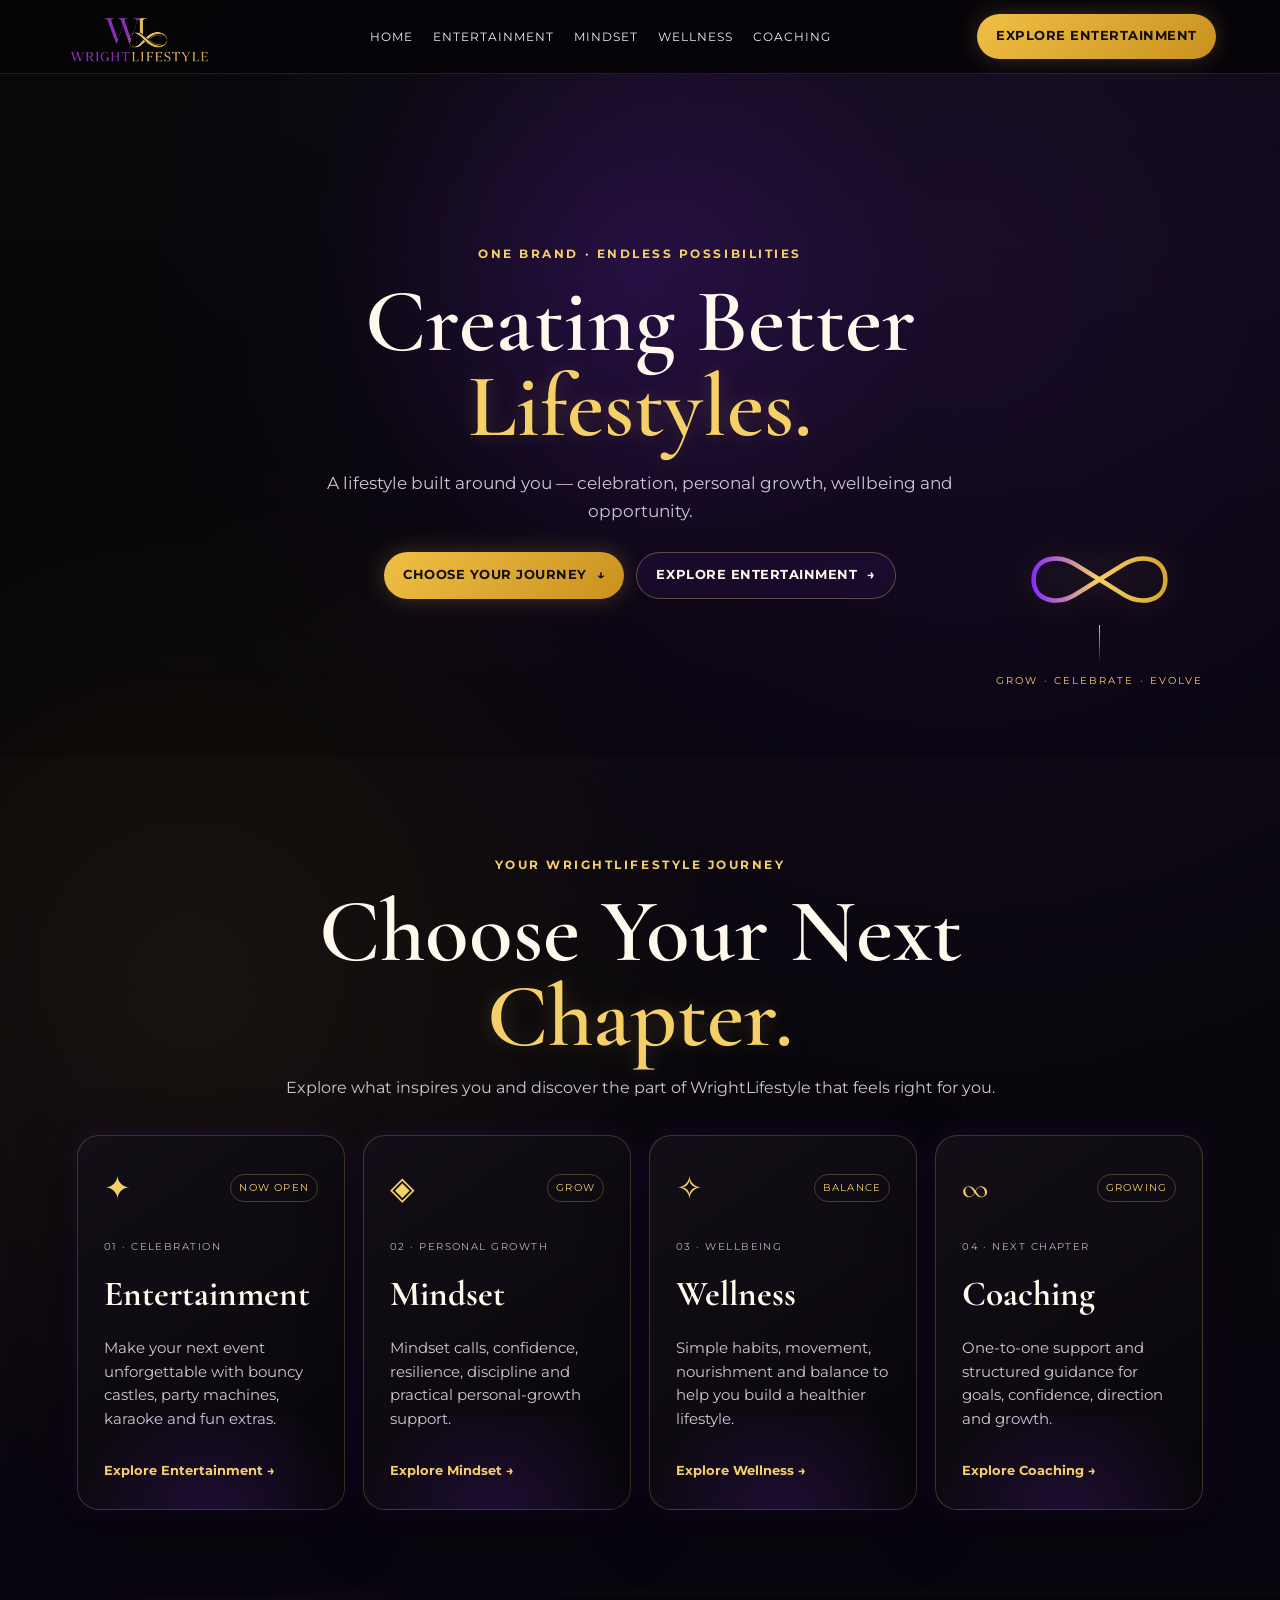
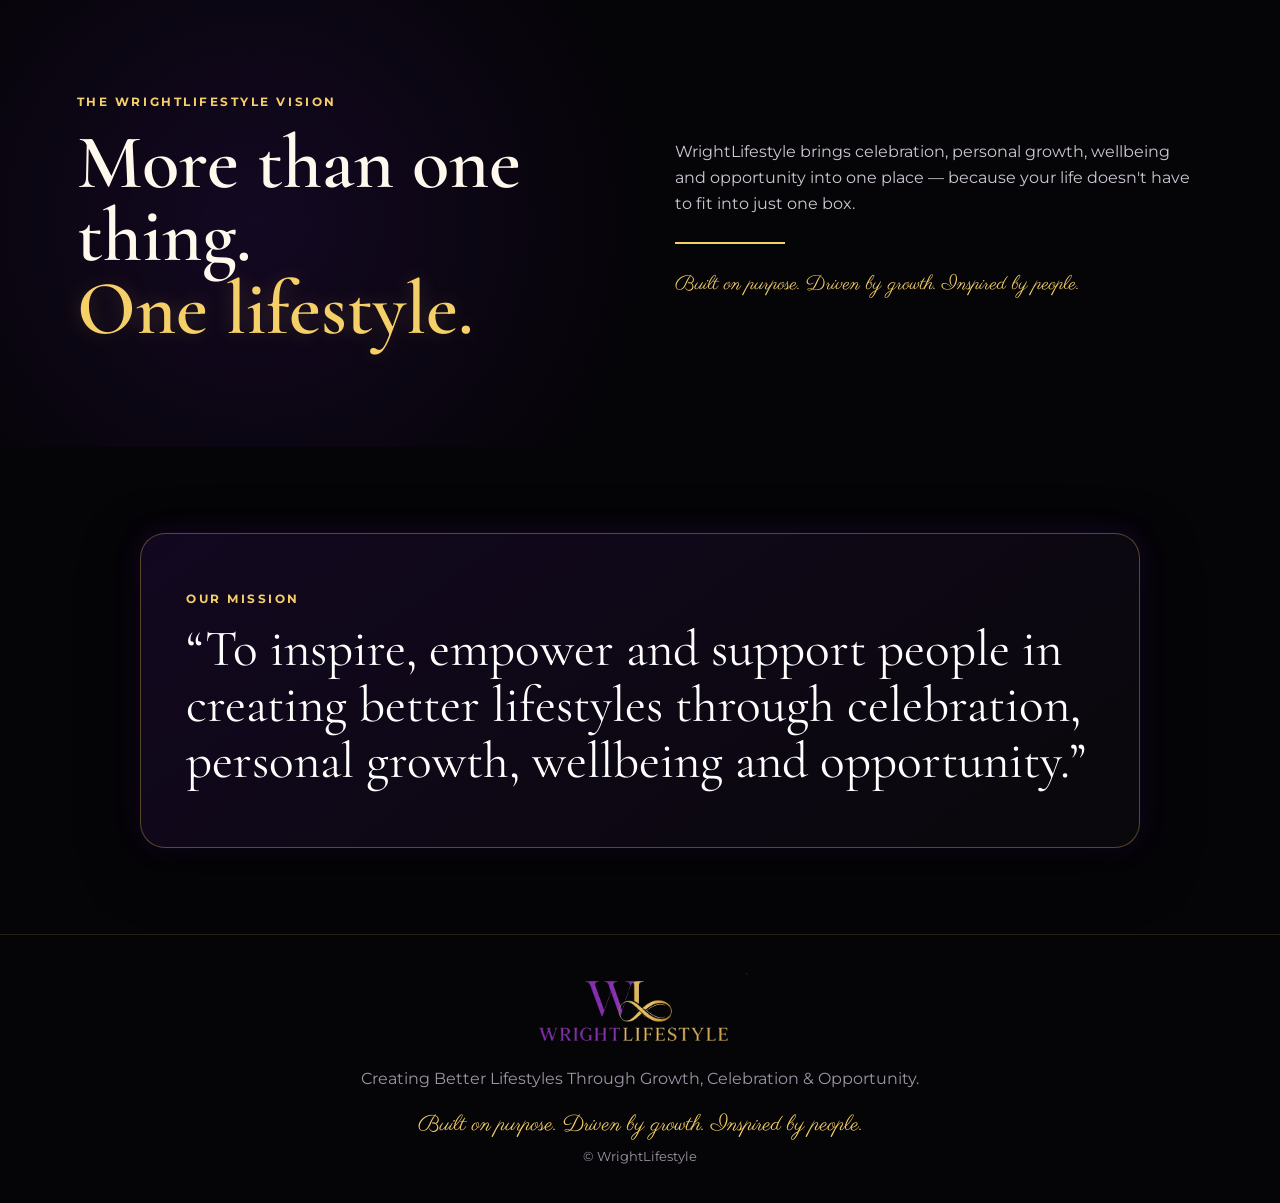
<file: index.html>
<!doctype html><html lang="en"><head><title>WrightLifestyle | Growth, Celebration, Wellbeing & Opportunity</title><meta name="description" content="WrightLifestyle creates better lifestyles through entertainment, personal growth, wellbeing, coaching and opportunity. Explore our services, community and lifestyle experiences."><meta charset="utf-8"><meta name="viewport" content="width=device-width,initial-scale=1"><meta name="description" content="WrightLifestyle — celebration, mindset, wellness and coaching."><title>WrightLifestyle | Creating Better Lifestyles</title><link rel="stylesheet" href="styles.css"></head><body>
<header class="site-header"><a class="brand-link" href="index.html"><img class="brand-logo" src="assets/wrightlifestyle-logo-main-transparent.png" alt="WrightLifestyle"></a><nav><a href="index.html">Home</a><a href="entertainment.html">Entertainment</a><a href="mindset.html">Mindset</a><a href="wellness.html">Wellness</a><a href="coaching.html">Coaching</a></nav><a class="nav-cta" href="entertainment.html">Explore Entertainment</a></header>
<main><section class="hero home-hero"><div class="hero-content"><p class="eyebrow">ONE BRAND · ENDLESS POSSIBILITIES</p><h1>Creating Better<br><span>Lifestyles.</span></h1><p class="hero-copy">A lifestyle built around you — celebration, personal growth, wellbeing and opportunity.</p><div class="hero-actions"><a class="button primary" href="#journeys">Choose Your Journey <span>↓</span></a><a class="button ghost" href="entertainment.html">Explore Entertainment <span>→</span></a></div></div><div class="hero-side"><img src="assets/infinity-balanced.svg" class="hero-infinity-svg" alt=""><span class="hero-line"></span><span>GROW · CELEBRATE · EVOLVE</span></div></section>
<section id="journeys" class="section journeys-section"><div class="section-heading centered"><p class="eyebrow">YOUR WRIGHTLIFESTYLE JOURNEY</p><h2>Choose Your Next<br><span>Chapter.</span></h2><p>Explore what inspires you and discover the part of WrightLifestyle that feels right for you.</p></div><div class="cards">
<article class="card entertainment-card"><div class="card-top"><span class="icon">✦</span><span class="card-status">NOW OPEN</span></div><p class="card-label">01 · CELEBRATION</p><h3>Entertainment</h3><p>Make your next event unforgettable with bouncy castles, party machines, karaoke and fun extras.</p><a href="entertainment.html">Explore Entertainment →</a></article>
<article class="card mindset-card"><div class="card-top"><span class="icon">◈</span><span class="card-status">GROW</span></div><p class="card-label">02 · PERSONAL GROWTH</p><h3>Mindset</h3><p>Mindset calls, confidence, resilience, discipline and practical personal-growth support.</p><a href="mindset.html">Explore Mindset →</a></article>
<article class="card wellness-card"><div class="card-top"><span class="icon">✧</span><span class="card-status">BALANCE</span></div><p class="card-label">03 · WELLBEING</p><h3>Wellness</h3><p>Simple habits, movement, nourishment and balance to help you build a healthier lifestyle.</p><a href="wellness.html">Explore Wellness →</a></article>
<article class="card coaching-card"><div class="card-top"><span class="icon infinity-icon">∞</span><span class="card-status">GROWING</span></div><p class="card-label">04 · NEXT CHAPTER</p><h3>Coaching</h3><p>One-to-one support and structured guidance for goals, confidence, direction and growth.</p><a href="coaching.html">Explore Coaching →</a></article></div></section>
<section class="section lifestyle-statement"><div class="statement-side"><p class="eyebrow">THE WRIGHTLIFESTYLE VISION</p><h2>More than one thing.<br><span>One lifestyle.</span></h2></div><div class="statement-copy"><p>WrightLifestyle brings celebration, personal growth, wellbeing and opportunity into one place — because your life doesn't have to fit into just one box.</p><span class="gold-rule"></span><p class="statement-signoff">Built on purpose. Driven by growth. Inspired by people.</p></div></section>
<section class="section mission"><div class="mission-box"><p class="eyebrow">OUR MISSION</p><blockquote>“To inspire, empower and support people in creating better lifestyles through celebration, personal growth, wellbeing and opportunity.”</blockquote></div></section></main><footer><img src="assets/wrightlifestyle-logo-main-transparent.png" alt="WrightLifestyle"><p>Creating Better Lifestyles Through Growth, Celebration & Opportunity.</p><div class="footer-tag">Built on purpose. Driven by growth. Inspired by people.</div><small>© WrightLifestyle</small></footer></body></html>
</file>
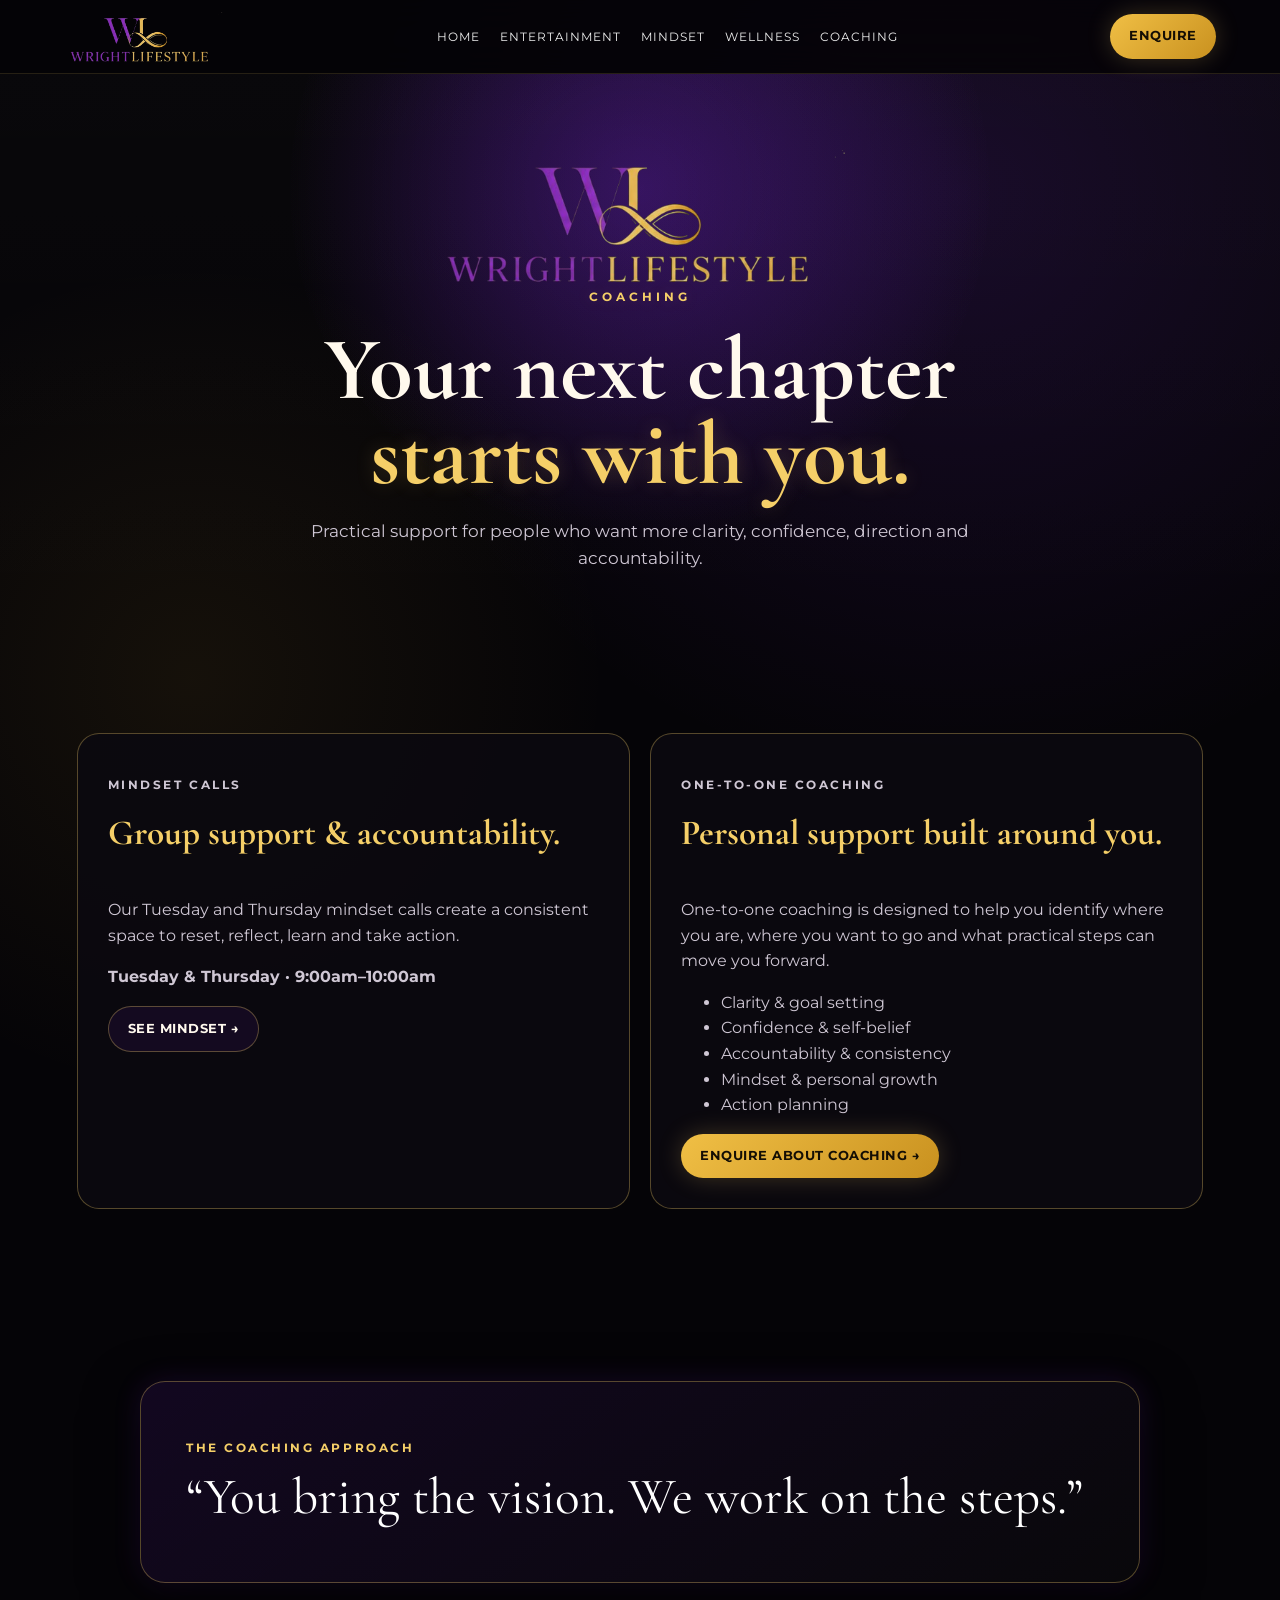
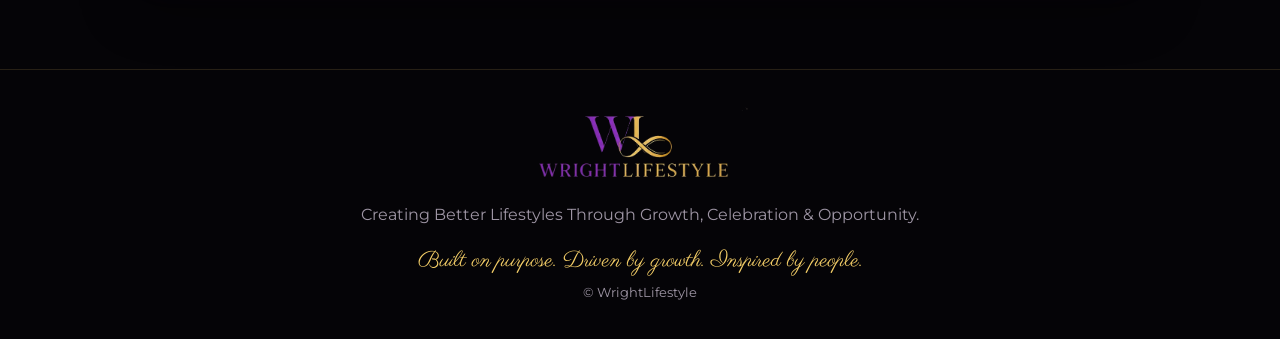
<file: coaching.html>
<!doctype html><html lang="en"><head><meta charset="utf-8"><meta name="viewport" content="width=device-width,initial-scale=1"><title>WrightLifestyle | Coaching</title><link rel="stylesheet" href="styles.css"></head><body><header class="site-header"><a class="brand-link" href="index.html"><img class="brand-logo" src="assets/wrightlifestyle-logo-main-transparent.png" alt="WrightLifestyle"></a><nav><a href="index.html">Home</a><a href="entertainment.html">Entertainment</a><a href="mindset.html">Mindset</a><a href="wellness.html">Wellness</a><a href="coaching.html">Coaching</a></nav><a class="nav-cta" href="mailto:C.WrightLifestyle@hotmail.com">Enquire</a></header><main><section class="page-hero"><div class="dedicated-lockup"><img src="assets/wrightlifestyle-logo-main-transparent.png" alt="WrightLifestyle"><div>COACHING</div></div><h1>Your next chapter<br><span>starts with you.</span></h1><p class="hero-copy">Practical support for people who want more clarity, confidence, direction and accountability.</p></section><div id="focus"><section class="section"><div class="profile-grid"><div class="info-panel"><p class="eyebrow">MINDSET CALLS</p><h3>Group support & accountability.</h3><p>Our Tuesday and Thursday mindset calls create a consistent space to reset, reflect, learn and take action.</p><p><strong>Tuesday & Thursday · 9:00am–10:00am</strong></p><a class="button ghost" href="mindset.html">See Mindset →</a></div><div class="info-panel"><p class="eyebrow">ONE-TO-ONE COACHING</p><h3>Personal support built around you.</h3><p>One-to-one coaching is designed to help you identify where you are, where you want to go and what practical steps can move you forward.</p><ul><li>Clarity & goal setting</li><li>Confidence & self-belief</li><li>Accountability & consistency</li><li>Mindset & personal growth</li><li>Action planning</li></ul><a class="button primary" href="mailto:C.WrightLifestyle@hotmail.com?subject=WrightLifestyle%20Coaching%20Enquiry">Enquire About Coaching →</a></div></div></section><section class="section mission"><div class="mission-box"><p class="eyebrow">THE COACHING APPROACH</p><blockquote>“You bring the vision. We work on the steps.”</blockquote></div></section></div></main><footer><img src="assets/wrightlifestyle-logo-main-transparent.png" alt="WrightLifestyle"><p>Creating Better Lifestyles Through Growth, Celebration & Opportunity.</p><div class="footer-tag">Built on purpose. Driven by growth. Inspired by people.</div><small>© WrightLifestyle</small></footer></body></html>
</file>
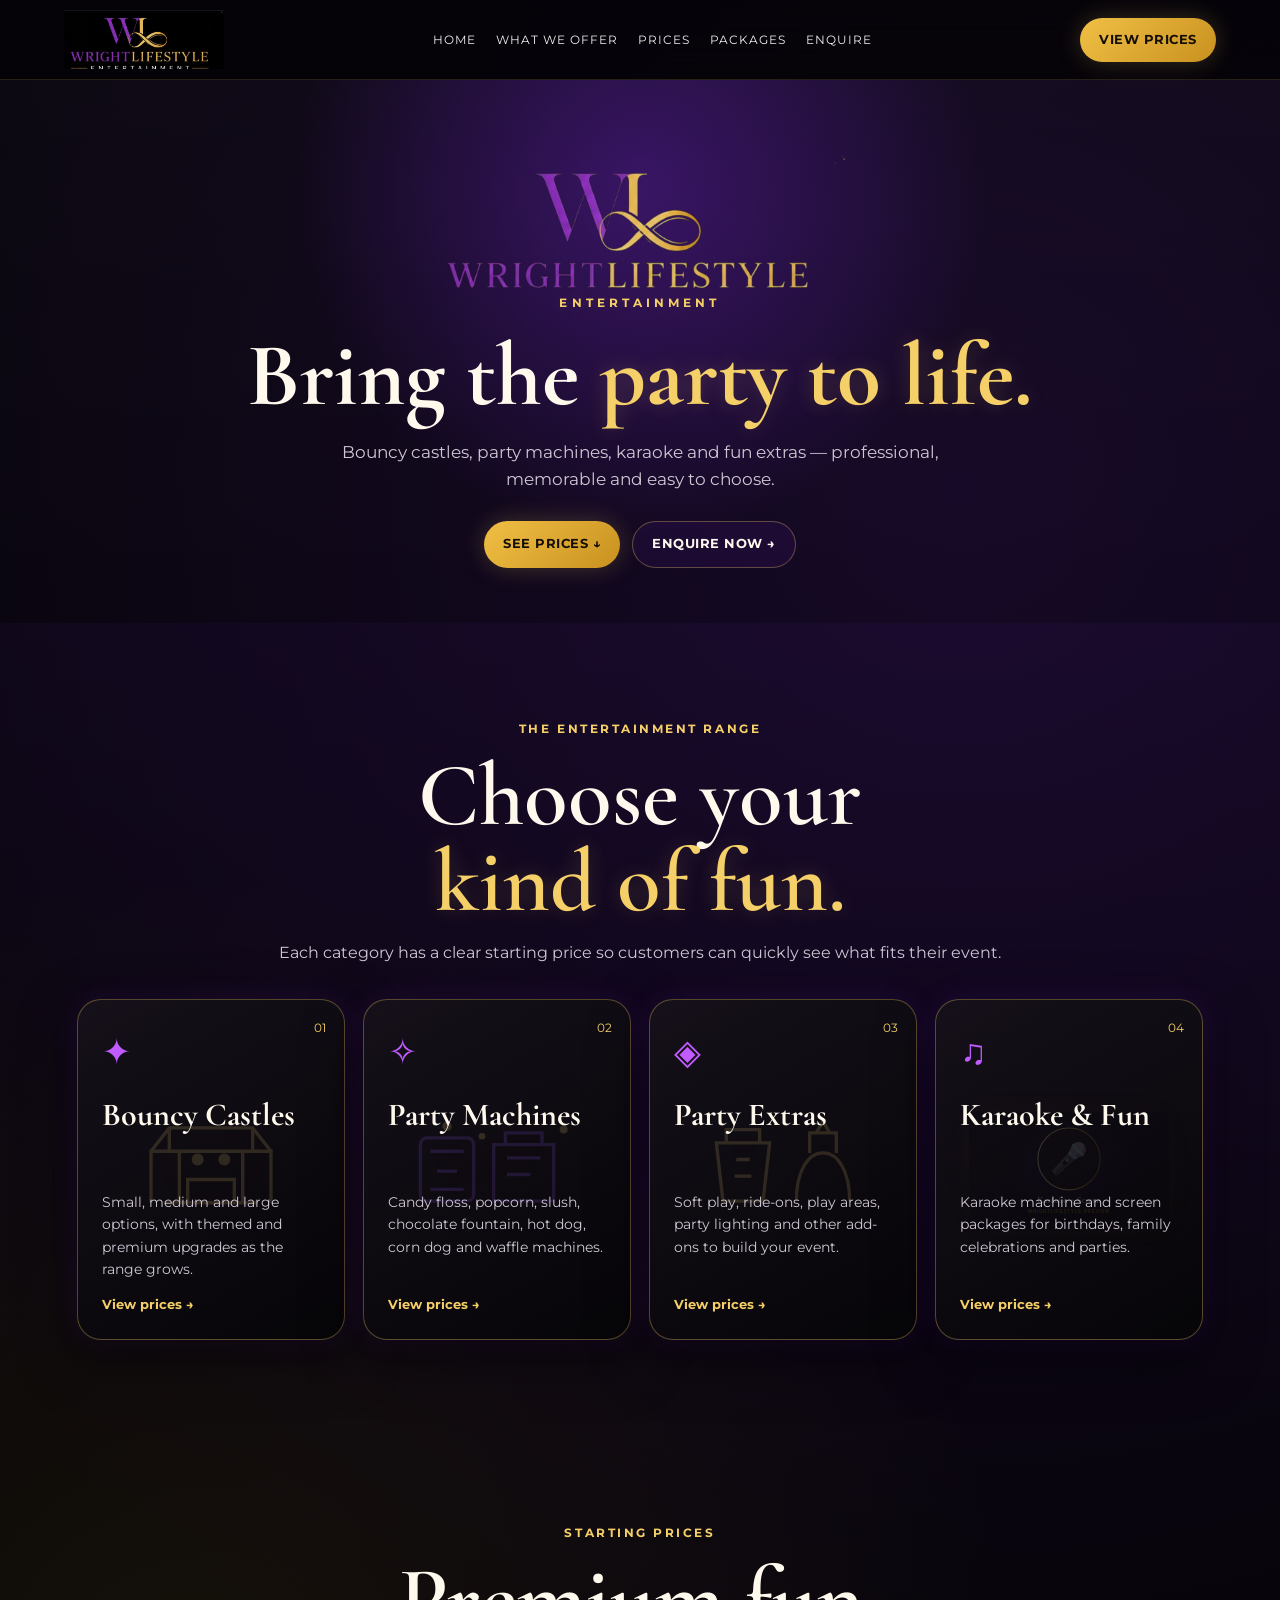
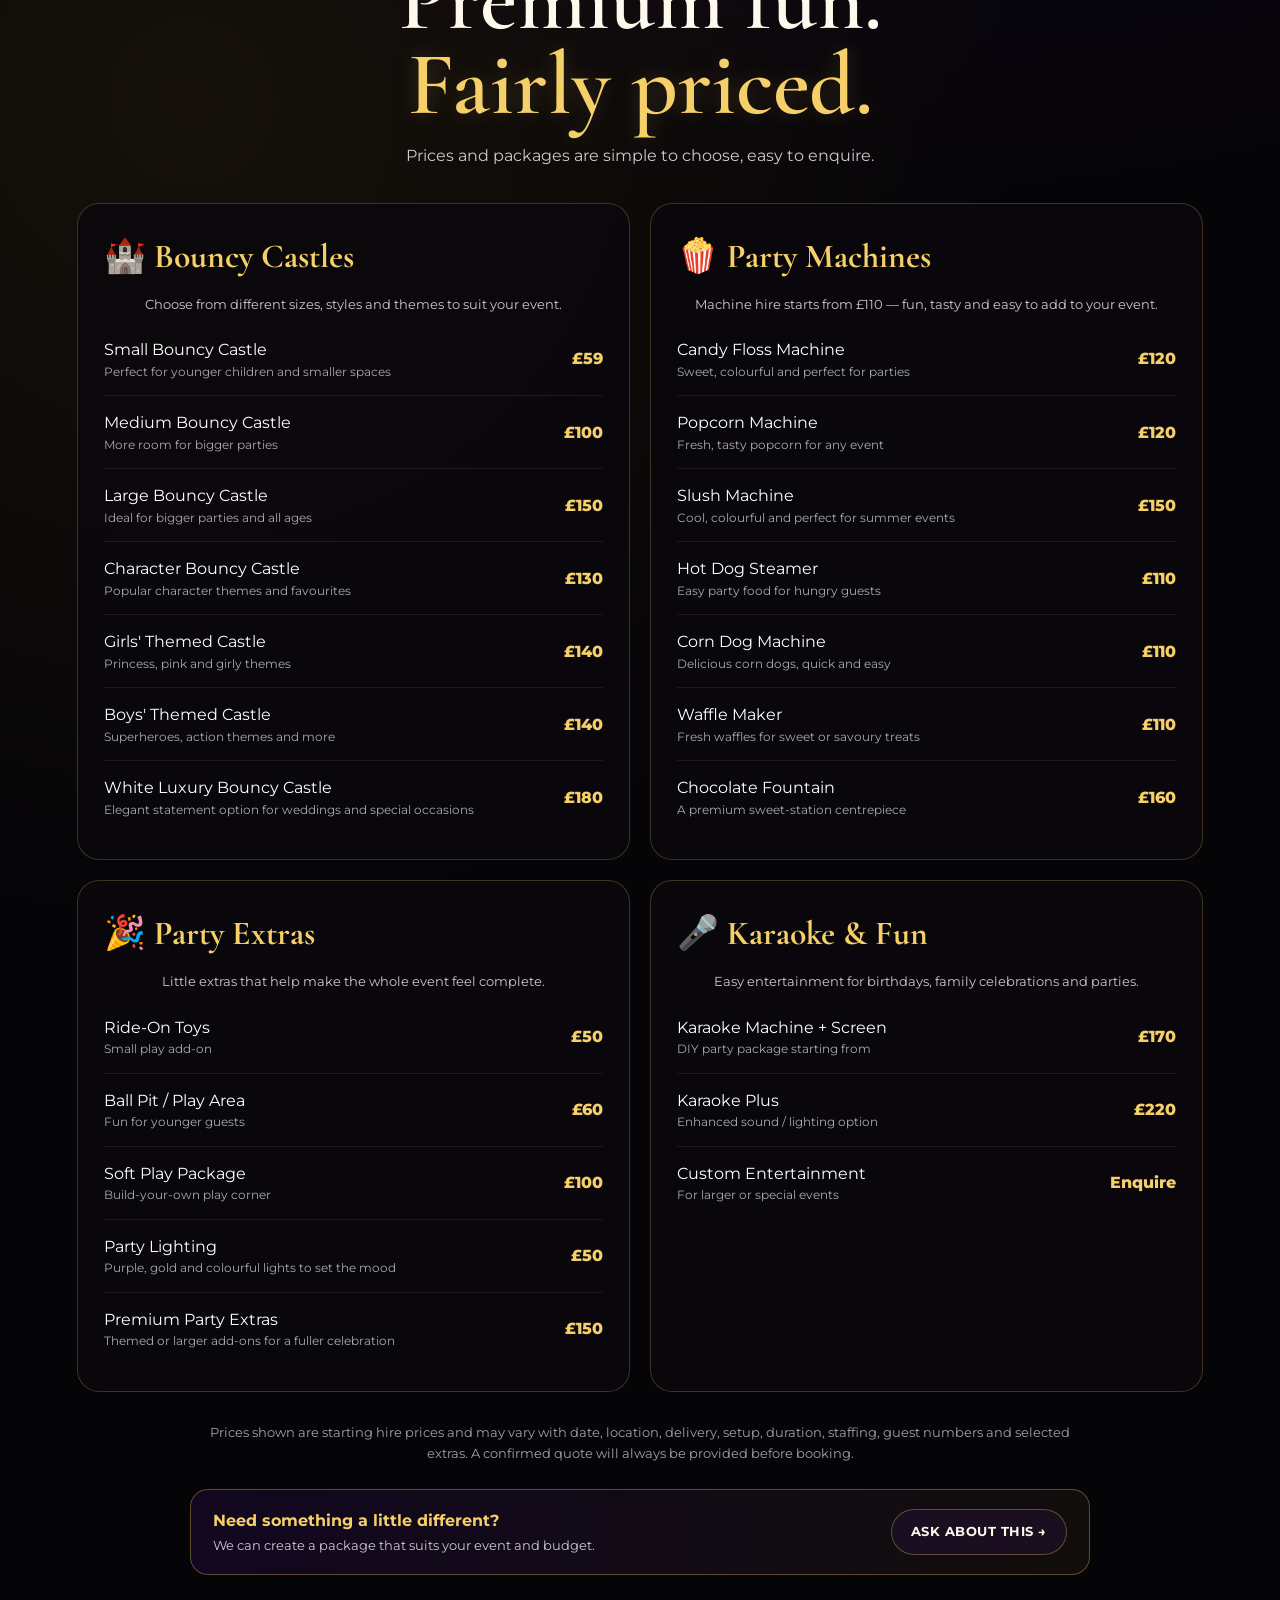
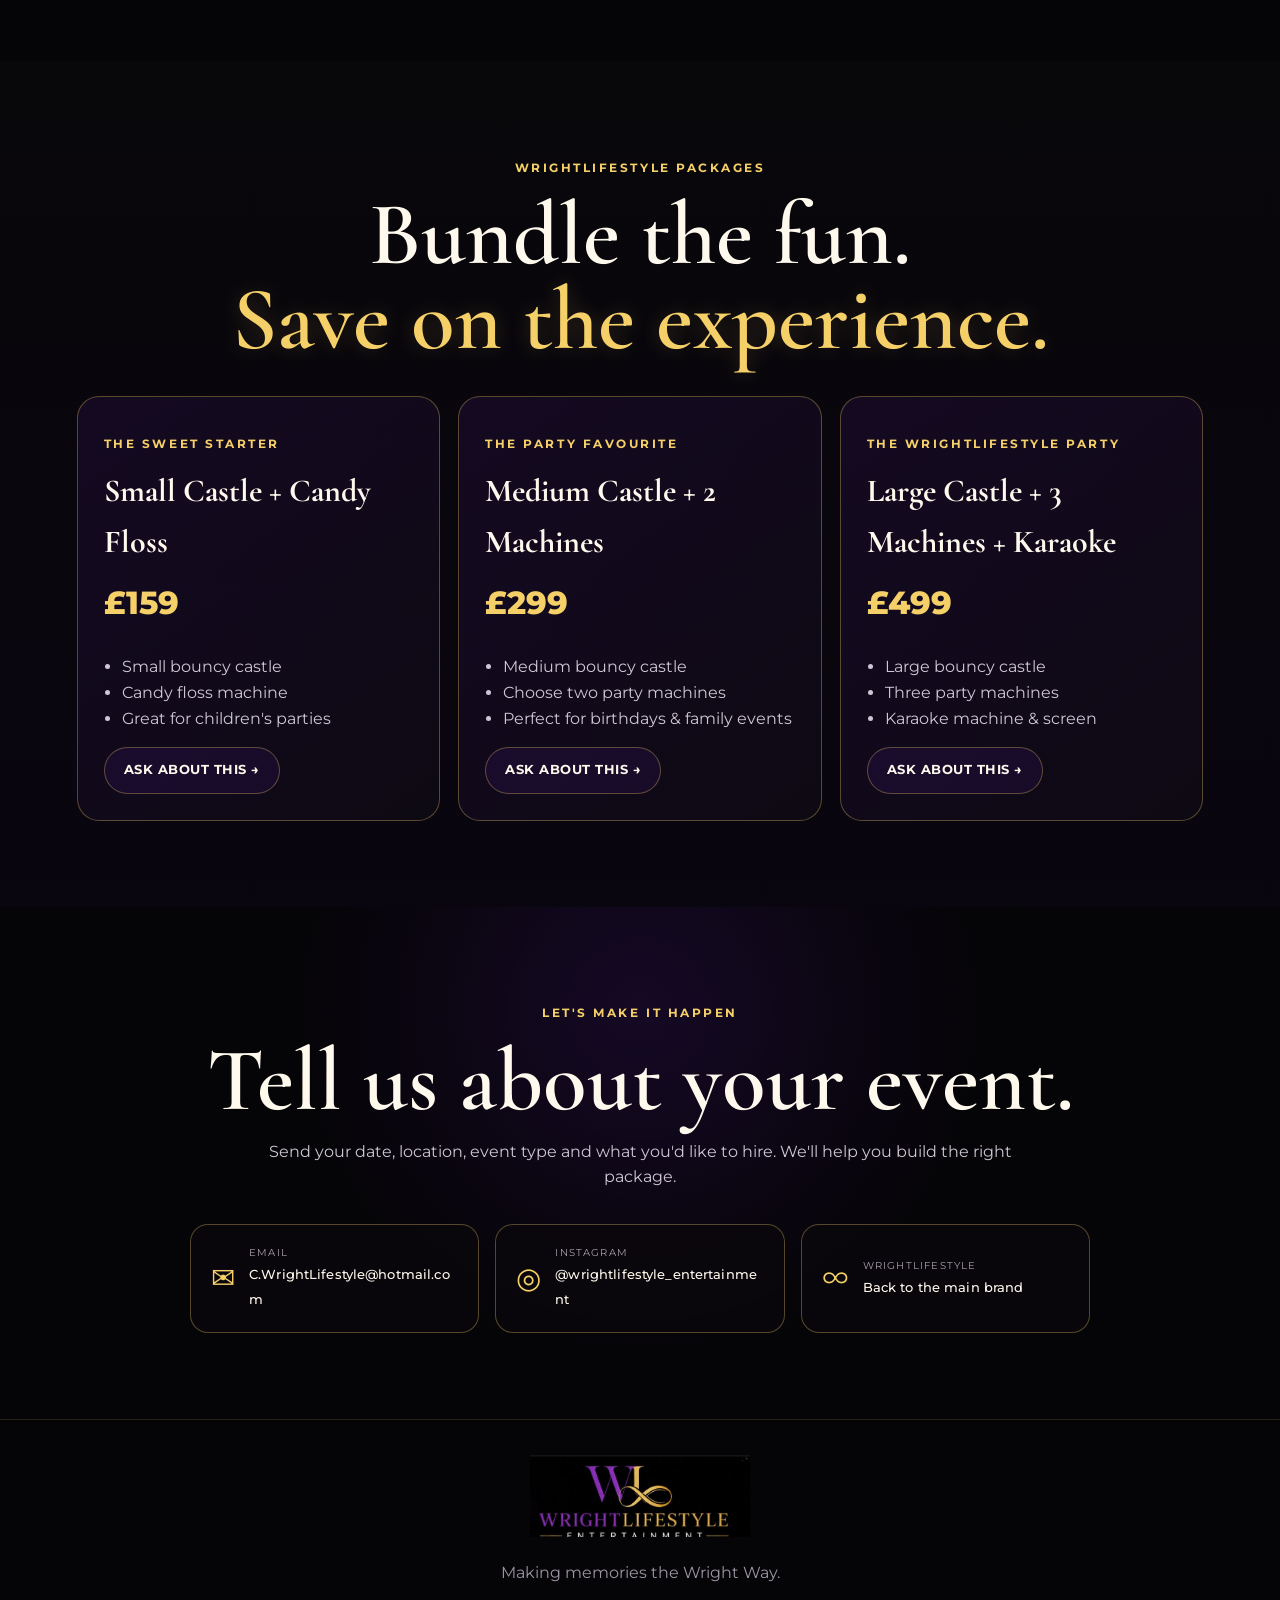
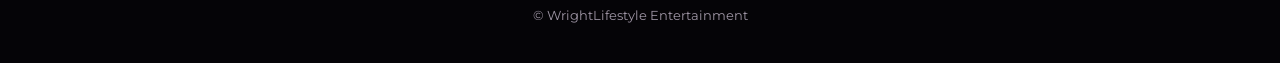
<file: entertainment.html>
<!doctype html><html lang="en"><head><meta charset="utf-8"><meta name="viewport" content="width=device-width,initial-scale=1"><meta name="description" content="WrightLifestyle Entertainment — bouncy castles, party machines, karaoke and party extras across London."><title>WrightLifestyle Entertainment | Prices & Packages</title><link rel="stylesheet" href="styles.css"></head><body>
<header class="site-header"><a href="index.html"><img class="brand-logo" src="assets/wrightlifestyle-logo.png" alt="WrightLifestyle logo"></a><nav><a href="index.html">Home</a><a href="#offerings">What We Offer</a><a href="#prices">Prices</a><a href="#packages">Packages</a><a href="#enquire">Enquire</a></nav><a class="nav-cta" href="#prices">View Prices</a></header>
<main><section class="page-hero"><div class="dedicated-lockup"><img src="assets/wrightlifestyle-logo-main-transparent.png" alt="WrightLifestyle"><div>ENTERTAINMENT</div></div><h1>Bring the <span>party to life.</span></h1><p class="hero-copy">Bouncy castles, party machines, karaoke and fun extras — professional, memorable and easy to choose.</p><div class="hero-actions"><a class="button primary" href="#prices">See Prices ↓</a><a class="button ghost" href="#enquire">Enquire Now →</a></div></section>
<section id="offerings" class="section entertainment-section"><div class="section-heading centered"><p class="eyebrow">THE ENTERTAINMENT RANGE</p><h2>Choose your<br><span>kind of fun.</span></h2><p>Each category has a clear starting price so customers can quickly see what fits their event.</p></div><div class="offer-grid"><a class="offer-card castle" href="#prices"><span class="offer-number">01</span><span class="offer-icon">✦</span><h3>Bouncy Castles</h3><p>Small, medium and large options, with themed and premium upgrades as the range grows.</p><strong>View prices →</strong></a><a class="offer-card machines" href="#prices"><span class="offer-number">02</span><span class="offer-icon">✧</span><h3>Party Machines</h3><p>Candy floss, popcorn, slush, chocolate fountain, hot dog, corn dog and waffle machines.</p><strong>View prices →</strong></a><a class="offer-card extras" href="#prices"><span class="offer-number">03</span><span class="offer-icon">◈</span><h3>Party Extras</h3><p>Soft play, ride-ons, play areas, party lighting and other add-ons to build your event.</p><strong>View prices →</strong></a><a class="offer-card karaoke" href="#prices"><span class="offer-number">04</span><span class="offer-icon">♫</span><h3>Karaoke & Fun</h3><p>Karaoke machine and screen packages for birthdays, family celebrations and parties.</p><strong>View prices →</strong></a></div></section>
<section id="prices" class="section"><div class="section-heading centered"><p class="eyebrow">STARTING PRICES</p><h2>Premium fun.<br><span>Fairly priced.</span></h2><p>Prices and packages are simple to choose, easy to enquire.</p></div><div class="pricing-grid">
<div class="price-category"><h3>🏰 Bouncy Castles</h3><p class="category-note">Choose from different sizes, styles and themes to suit your event.</p>
<div class="price-row" tabindex="0"><span>Small Bouncy Castle<small>Perfect for younger children and smaller spaces</small></span><strong class="price">£59</strong><span class="hover-preview"><img src="assets/hover/character-castle.jpg" alt="Small bouncy castle preview"></span></div>
<div class="price-row" tabindex="0"><span>Medium Bouncy Castle<small>More room for bigger parties</small></span><strong class="price">£100</strong><span class="hover-preview"><img src="assets/hover/princess-castle.jpg" alt="Medium bouncy castle preview"></span></div>
<div class="price-row" tabindex="0"><span>Large Bouncy Castle<small>Ideal for bigger parties and all ages</small></span><strong class="price">£150</strong><span class="hover-preview"><img src="assets/hover/large-white-castle.jpg" alt="Large bouncy castle preview"></span></div>
<div class="price-row" tabindex="0"><span>Character Bouncy Castle<small>Popular character themes and favourites</small></span><strong class="price">£130</strong><span class="hover-preview"><img src="assets/hover/character-castle.jpg" alt="Character bouncy castle preview"></span></div>
<div class="price-row" tabindex="0"><span>Girls' Themed Castle<small>Princess, pink and girly themes</small></span><strong class="price">£140</strong><span class="hover-preview"><img src="assets/hover/girls-themed-castle.jpg" alt="Girls themed bouncy castle preview"></span></div>
<div class="price-row" tabindex="0"><span>Boys' Themed Castle<small>Superheroes, action themes and more</small></span><strong class="price">£140</strong><span class="hover-preview"><img src="assets/hover/boys-themed-castle.jpg" alt="Boys themed bouncy castle preview"></span></div>
<div class="price-row" tabindex="0"><span>White Luxury Bouncy Castle<small>Elegant statement option for weddings and special occasions</small></span><strong class="price">£180</strong><span class="hover-preview"><img src="assets/hover/large-white-castle.jpg" alt="White luxury bouncy castle preview"></span></div></div>
<div class="price-category"><h3>🍿 Party Machines</h3><p class="category-note">Machine hire starts from £110 — fun, tasty and easy to add to your event.</p>
<div class="price-row" tabindex="0"><span>Candy Floss Machine<small>Sweet, colourful and perfect for parties</small></span><strong class="price">£120</strong><span class="hover-preview"><img src="assets/hover/candy-floss.jpg" alt="Candy floss machine preview"></span></div>
<div class="price-row" tabindex="0"><span>Popcorn Machine<small>Fresh, tasty popcorn for any event</small></span><strong class="price">£120</strong><span class="hover-preview"><img src="assets/hover/popcorn.jpg" alt="Popcorn machine preview"></span></div>
<div class="price-row" tabindex="0"><span>Slush Machine<small>Cool, colourful and perfect for summer events</small></span><strong class="price">£150</strong><span class="hover-preview"><img src="assets/hover/slush.jpg" alt="Slush machine preview"></span></div>
<div class="price-row" tabindex="0"><span>Hot Dog Steamer<small>Easy party food for hungry guests</small></span><strong class="price">£110</strong><span class="hover-preview"><img src="assets/hover/hot-dog.jpg" alt="Hot dog steamer preview"></span></div>
<div class="price-row" tabindex="0"><span>Corn Dog Machine<small>Delicious corn dogs, quick and easy</small></span><strong class="price">£110</strong><span class="hover-preview"><img src="assets/hover/corn-dog.jpg" alt="Corn dog machine preview"></span></div>
<div class="price-row" tabindex="0"><span>Waffle Maker<small>Fresh waffles for sweet or savoury treats</small></span><strong class="price">£110</strong><span class="hover-preview"><img src="assets/hover/waffle.jpg" alt="Waffle maker preview"></span></div>
<div class="price-row" tabindex="0"><span>Chocolate Fountain<small>A premium sweet-station centrepiece</small></span><strong class="price">£160</strong><span class="hover-preview"><img src="assets/hover/chocolate.jpg" alt="Chocolate fountain preview"></span></div></div>
<div class="price-category"><h3>🎉 Party Extras</h3><p class="category-note">Little extras that help make the whole event feel complete.</p>
<div class="price-row" tabindex="0"><span>Ride-On Toys<small>Small play add-on</small></span><strong class="price">£50</strong><span class="hover-preview"><img src="assets/hover/ride-ons.jpg" alt="Ride-on toys preview"></span></div>
<div class="price-row" tabindex="0"><span>Ball Pit / Play Area<small>Fun for younger guests</small></span><strong class="price">£60</strong><span class="hover-preview"><img src="assets/hover/ball-pit.jpg" alt="Ball pit preview"></span></div>
<div class="price-row" tabindex="0"><span>Soft Play Package<small>Build-your-own play corner</small></span><strong class="price">£100</strong><span class="hover-preview"><img src="assets/hover/soft-play.jpg" alt="Soft play preview"></span></div>
<div class="price-row" tabindex="0"><span>Party Lighting<small>Purple, gold and colourful lights to set the mood</small></span><strong class="price">£50</strong><span class="hover-preview"><img src="assets/hover/party-lighting.jpg" alt="Purple gold and colourful party lighting preview"></span></div>
<div class="price-row" tabindex="0"><span>Premium Party Extras<small>Themed or larger add-ons for a fuller celebration</small></span><strong class="price">£150</strong><span class="hover-preview"><img src="assets/hover/premium-extras.jpg" alt="Premium party extras preview"></span></div></div>
<div class="price-category"><h3>🎤 Karaoke & Fun</h3><p class="category-note">Easy entertainment for birthdays, family celebrations and parties.</p>
<div class="price-row" tabindex="0"><span>Karaoke Machine + Screen<small>DIY party package starting from</small></span><strong class="price">£170</strong><span class="hover-preview"><img src="assets/hover/karaoke.jpg" alt="Karaoke machine and screen preview"></span></div>
<div class="price-row" tabindex="0"><span>Karaoke Plus<small>Enhanced sound / lighting option</small></span><strong class="price">£220</strong><span class="hover-preview"><img src="assets/hover/karaoke.jpg" alt="Karaoke Plus preview"></span></div>
<div class="price-row" tabindex="0"><span>Custom Entertainment<small>For larger or special events</small></span><strong class="price">Enquire</strong><span class="hover-preview"><img src="assets/hover/karaoke.jpg" alt="Entertainment preview"></span></div></div></div><p class="note">Prices shown are starting hire prices and may vary with date, location, delivery, setup, duration, staffing, guest numbers and selected extras. A confirmed quote will always be provided before booking.</p><div class="custom-package-callout"><div><strong>Need something a little different?</strong><span>We can create a package that suits your event and budget.</span></div><a class="button ghost" href="#enquire">Ask About This →</a></div></section>
<section id="packages" class="section journeys-section"><div class="section-heading centered"><p class="eyebrow">WRIGHTLIFESTYLE PACKAGES</p><h2>Bundle the fun.<br><span>Save on the experience.</span></h2></div><div class="package-grid"><article class="package"><p class="eyebrow">THE SWEET STARTER</p><h3>Small Castle + Candy Floss</h3><div class="package-price">£159</div><ul><li>Small bouncy castle</li><li>Candy floss machine</li><li>Great for children's parties</li></ul><a class="button ghost" href="#enquire">Ask About This →</a></article><article class="package"><p class="eyebrow">THE PARTY FAVOURITE</p><h3>Medium Castle + 2 Machines</h3><div class="package-price">£299</div><ul><li>Medium bouncy castle</li><li>Choose two party machines</li><li>Perfect for birthdays & family events</li></ul><a class="button ghost" href="#enquire">Ask About This →</a></article><article class="package"><p class="eyebrow">THE WRIGHTLIFESTYLE PARTY</p><h3>Large Castle + 3 Machines + Karaoke</h3><div class="package-price">£499</div><ul><li>Large bouncy castle</li><li>Three party machines</li><li>Karaoke machine & screen</li></ul><a class="button ghost" href="#enquire">Ask About This →</a></article></div></section>
<section id="enquire" class="section contact"><div class="section-heading centered"><p class="eyebrow">LET'S MAKE IT HAPPEN</p><h2>Tell us about your event.</h2><p>Send your date, location, event type and what you'd like to hire. We'll help you build the right package.</p></div><div class="contact-actions"><a class="contact-card" href="mailto:C.WrightLifestyle@hotmail.com"><span>✉</span><div><small>EMAIL</small><strong>C.WrightLifestyle@hotmail.com</strong></div></a><a class="contact-card" href="https://instagram.com/wrightlifestyle_entertainment" target="_blank" rel="noopener"><span>◎</span><div><small>INSTAGRAM</small><strong>@wrightlifestyle_entertainment</strong></div></a><a class="contact-card" href="index.html"><span>∞</span><div><small>WRIGHTLIFESTYLE</small><strong>Back to the main brand</strong></div></a></div></section></main>
<footer><img src="assets/wrightlifestyle-logo.png" alt="WrightLifestyle"><p>Making memories the Wright Way.</p><small>© WrightLifestyle Entertainment</small></footer></body></html>
</file>
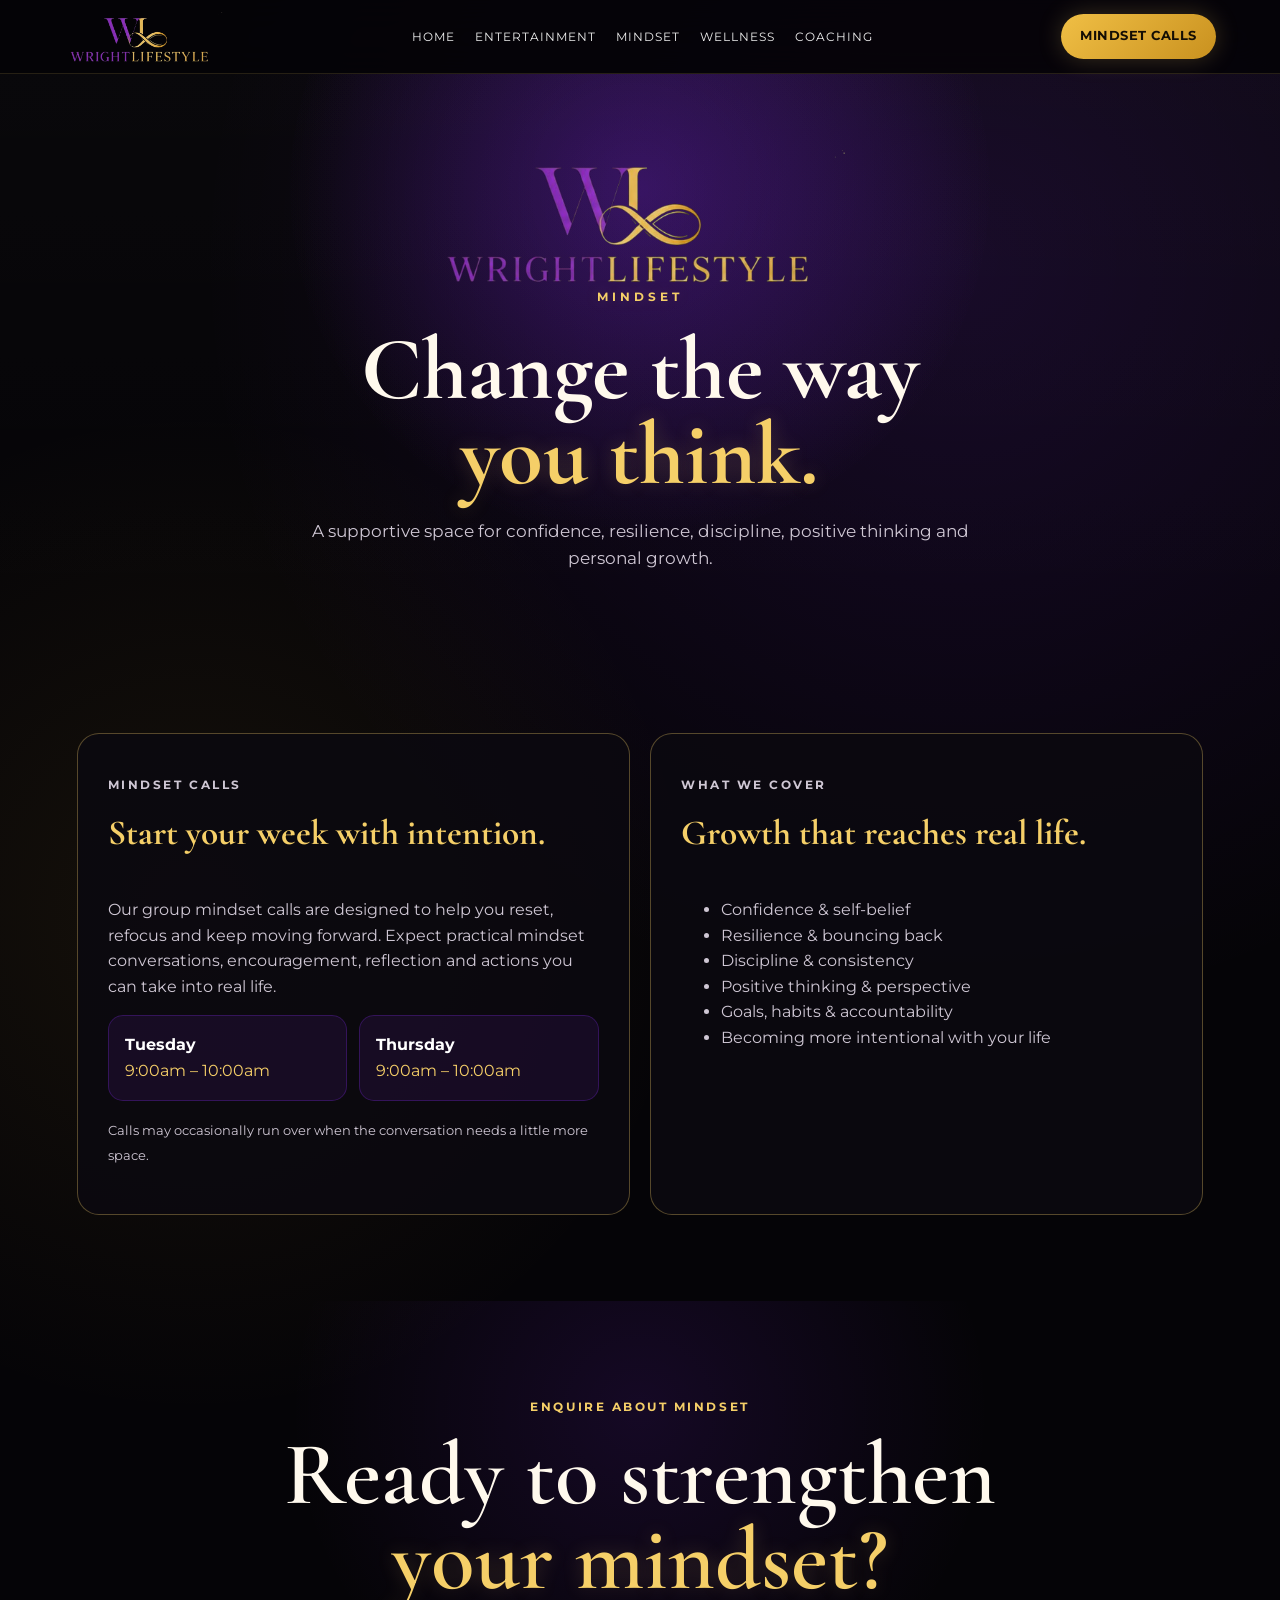
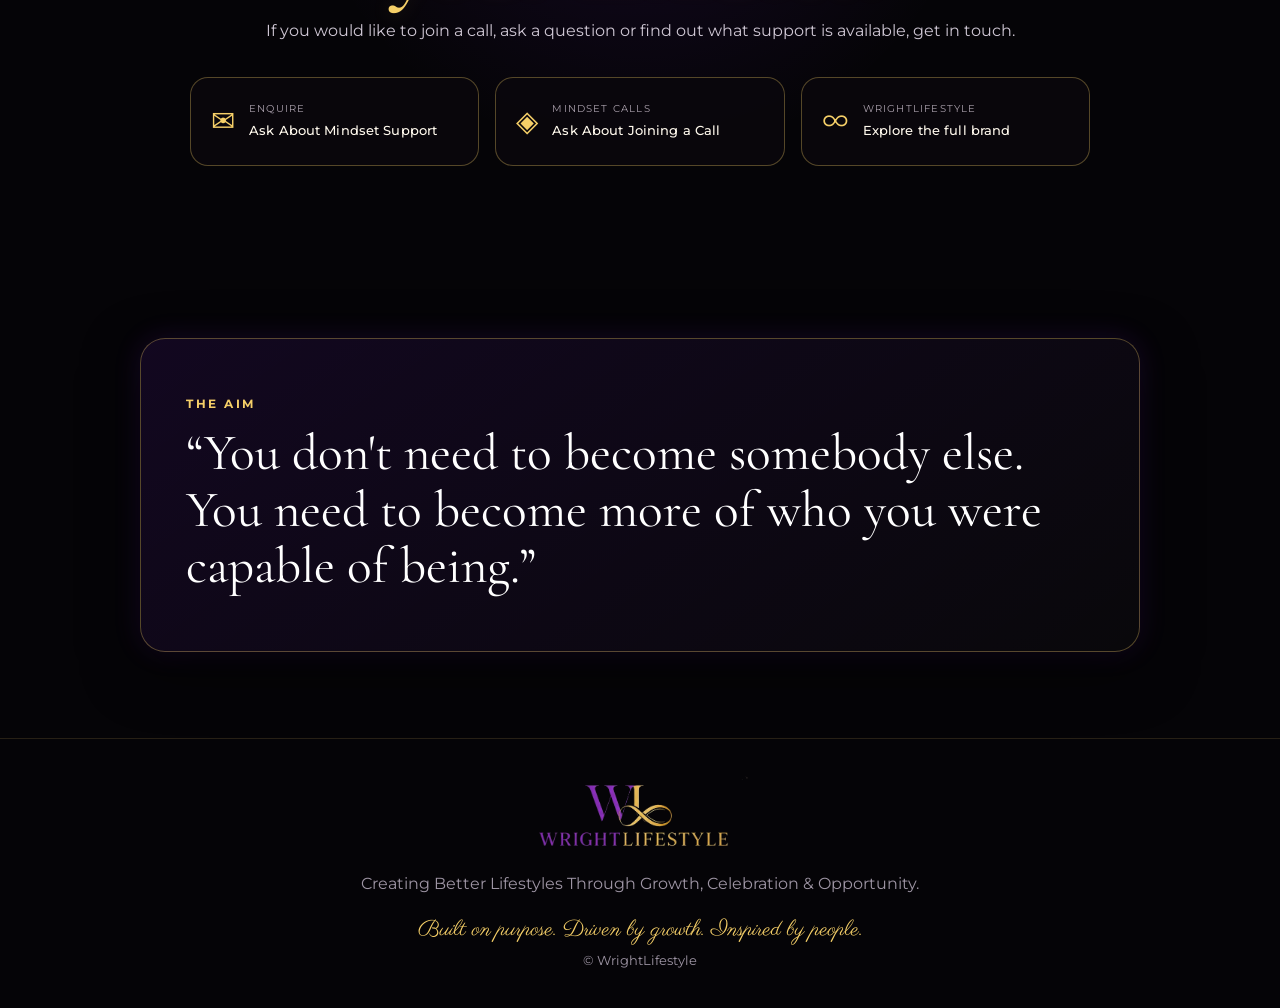
<file: mindset.html>
<!doctype html><html lang="en"><head><meta charset="utf-8"><meta name="viewport" content="width=device-width,initial-scale=1"><title>WrightLifestyle | Mindset</title><link rel="stylesheet" href="styles.css"></head><body><header class="site-header"><a class="brand-link" href="index.html"><img class="brand-logo" src="assets/wrightlifestyle-logo-main-transparent.png" alt="WrightLifestyle"></a><nav><a href="index.html">Home</a><a href="entertainment.html">Entertainment</a><a href="mindset.html">Mindset</a><a href="wellness.html">Wellness</a><a href="coaching.html">Coaching</a></nav><a class="nav-cta" href="#focus">Mindset Calls</a></header><main><section class="page-hero"><div class="dedicated-lockup"><img src="assets/wrightlifestyle-logo-main-transparent.png" alt="WrightLifestyle"><div>MINDSET</div></div><h1>Change the way<br><span>you think.</span></h1><p class="hero-copy">A supportive space for confidence, resilience, discipline, positive thinking and personal growth.</p></section><div id="focus"><section class="section"><div class="profile-grid"><div class="info-panel"><p class="eyebrow">MINDSET CALLS</p><h3>Start your week with intention.</h3><p>Our group mindset calls are designed to help you reset, refocus and keep moving forward. Expect practical mindset conversations, encouragement, reflection and actions you can take into real life.</p><div class="schedule"><div><strong>Tuesday</strong><span>9:00am – 10:00am</span></div><div><strong>Thursday</strong><span>9:00am – 10:00am</span></div></div><p><small>Calls may occasionally run over when the conversation needs a little more space.</small></p></div><div class="info-panel"><p class="eyebrow">WHAT WE COVER</p><h3>Growth that reaches real life.</h3><ul><li>Confidence & self-belief</li><li>Resilience & bouncing back</li><li>Discipline & consistency</li><li>Positive thinking & perspective</li><li>Goals, habits & accountability</li><li>Becoming more intentional with your life</li></ul></div></div></section><section id="mindset-enquire" class="section contact"><div class="section-heading centered"><p class="eyebrow">ENQUIRE ABOUT MINDSET</p><h2>Ready to strengthen<br><span>your mindset?</span></h2><p>If you would like to join a call, ask a question or find out what support is available, get in touch.</p></div><div class="contact-actions"><a class="contact-card" href="mailto:C.WrightLifestyle@hotmail.com?subject=WrightLifestyle%20Mindset%20Enquiry"><span>✉</span><div><small>ENQUIRE</small><strong>Ask About Mindset Support</strong></div></a><a class="contact-card" href="mailto:C.WrightLifestyle@hotmail.com?subject=WrightLifestyle%20Mindset%20Call"><span>◈</span><div><small>MINDSET CALLS</small><strong>Ask About Joining a Call</strong></div></a><a class="contact-card" href="index.html"><span>∞</span><div><small>WRIGHTLIFESTYLE</small><strong>Explore the full brand</strong></div></a></div></section><section class="section mission"><div class="mission-box"><p class="eyebrow">THE AIM</p><blockquote>“You don't need to become somebody else. You need to become more of who you were capable of being.”</blockquote></div></section></div></main><footer><img src="assets/wrightlifestyle-logo-main-transparent.png" alt="WrightLifestyle"><p>Creating Better Lifestyles Through Growth, Celebration & Opportunity.</p><div class="footer-tag">Built on purpose. Driven by growth. Inspired by people.</div><small>© WrightLifestyle</small></footer></body></html>
</file>
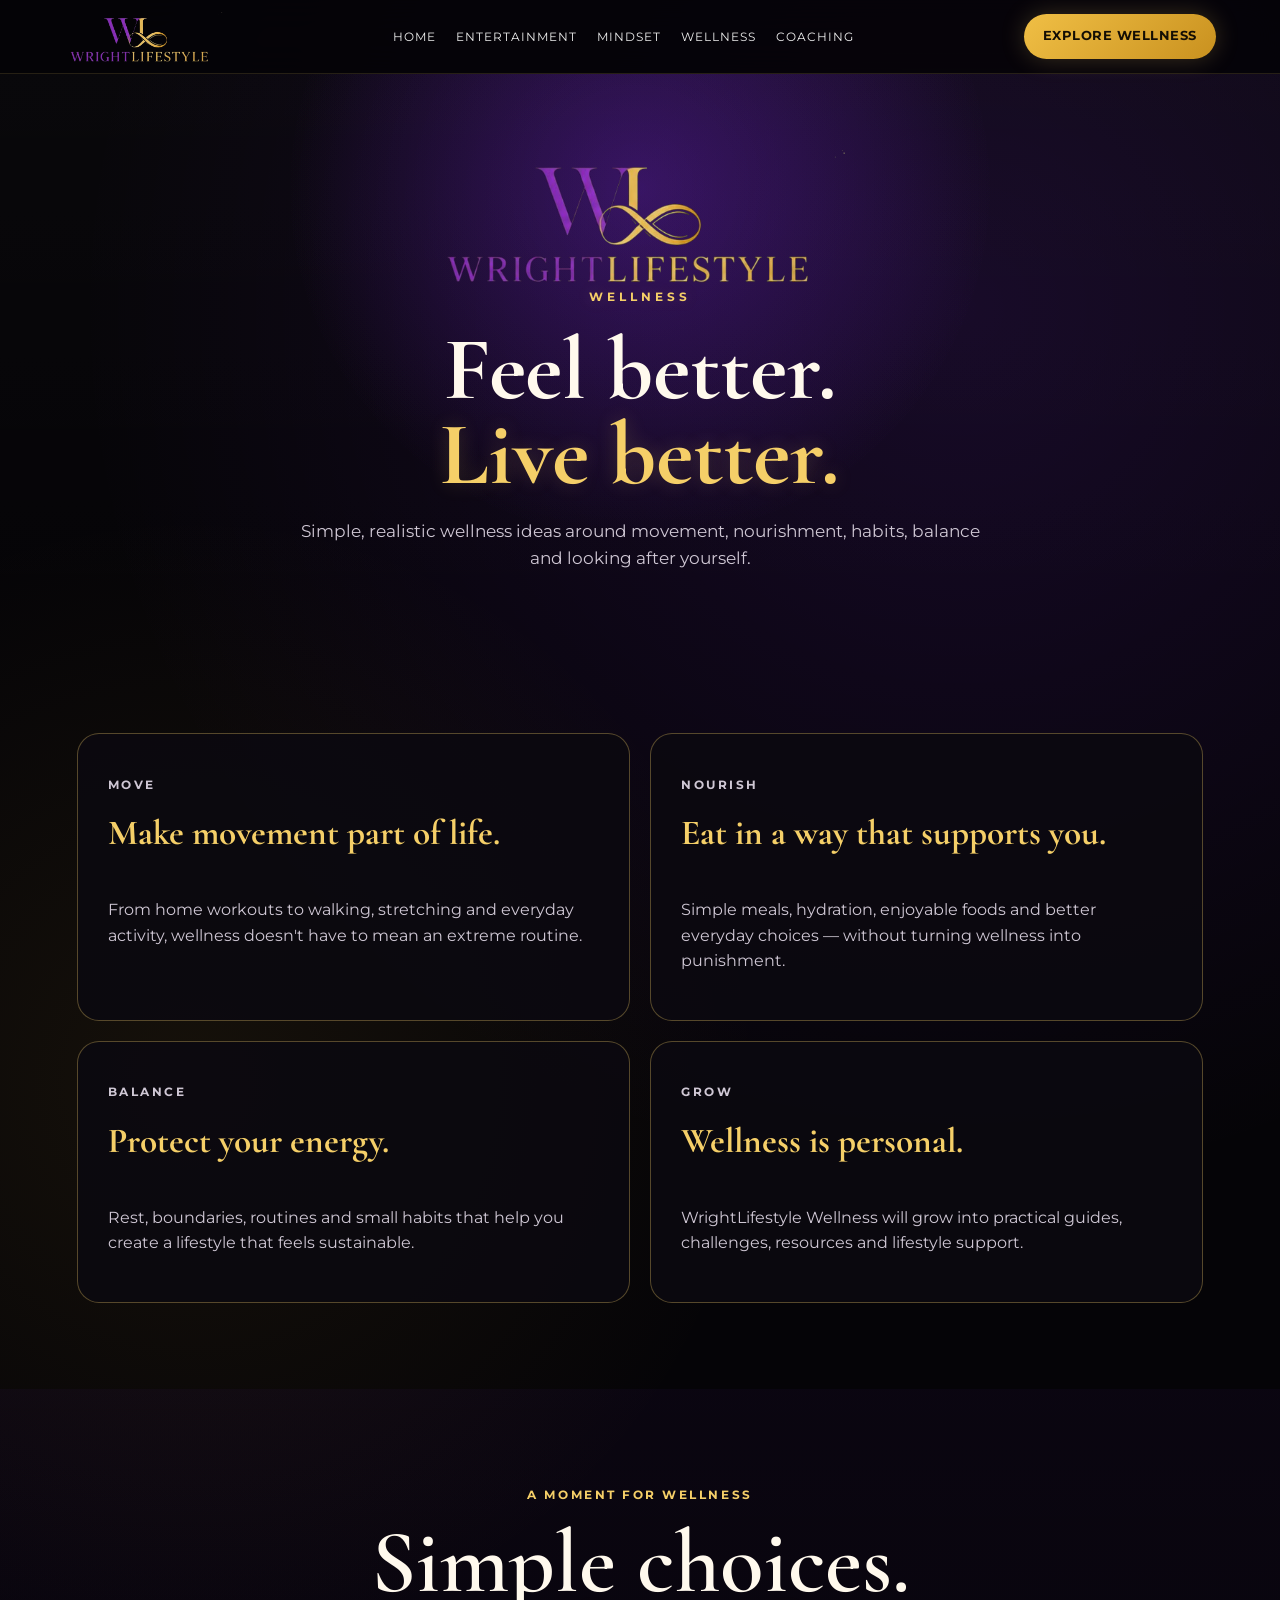
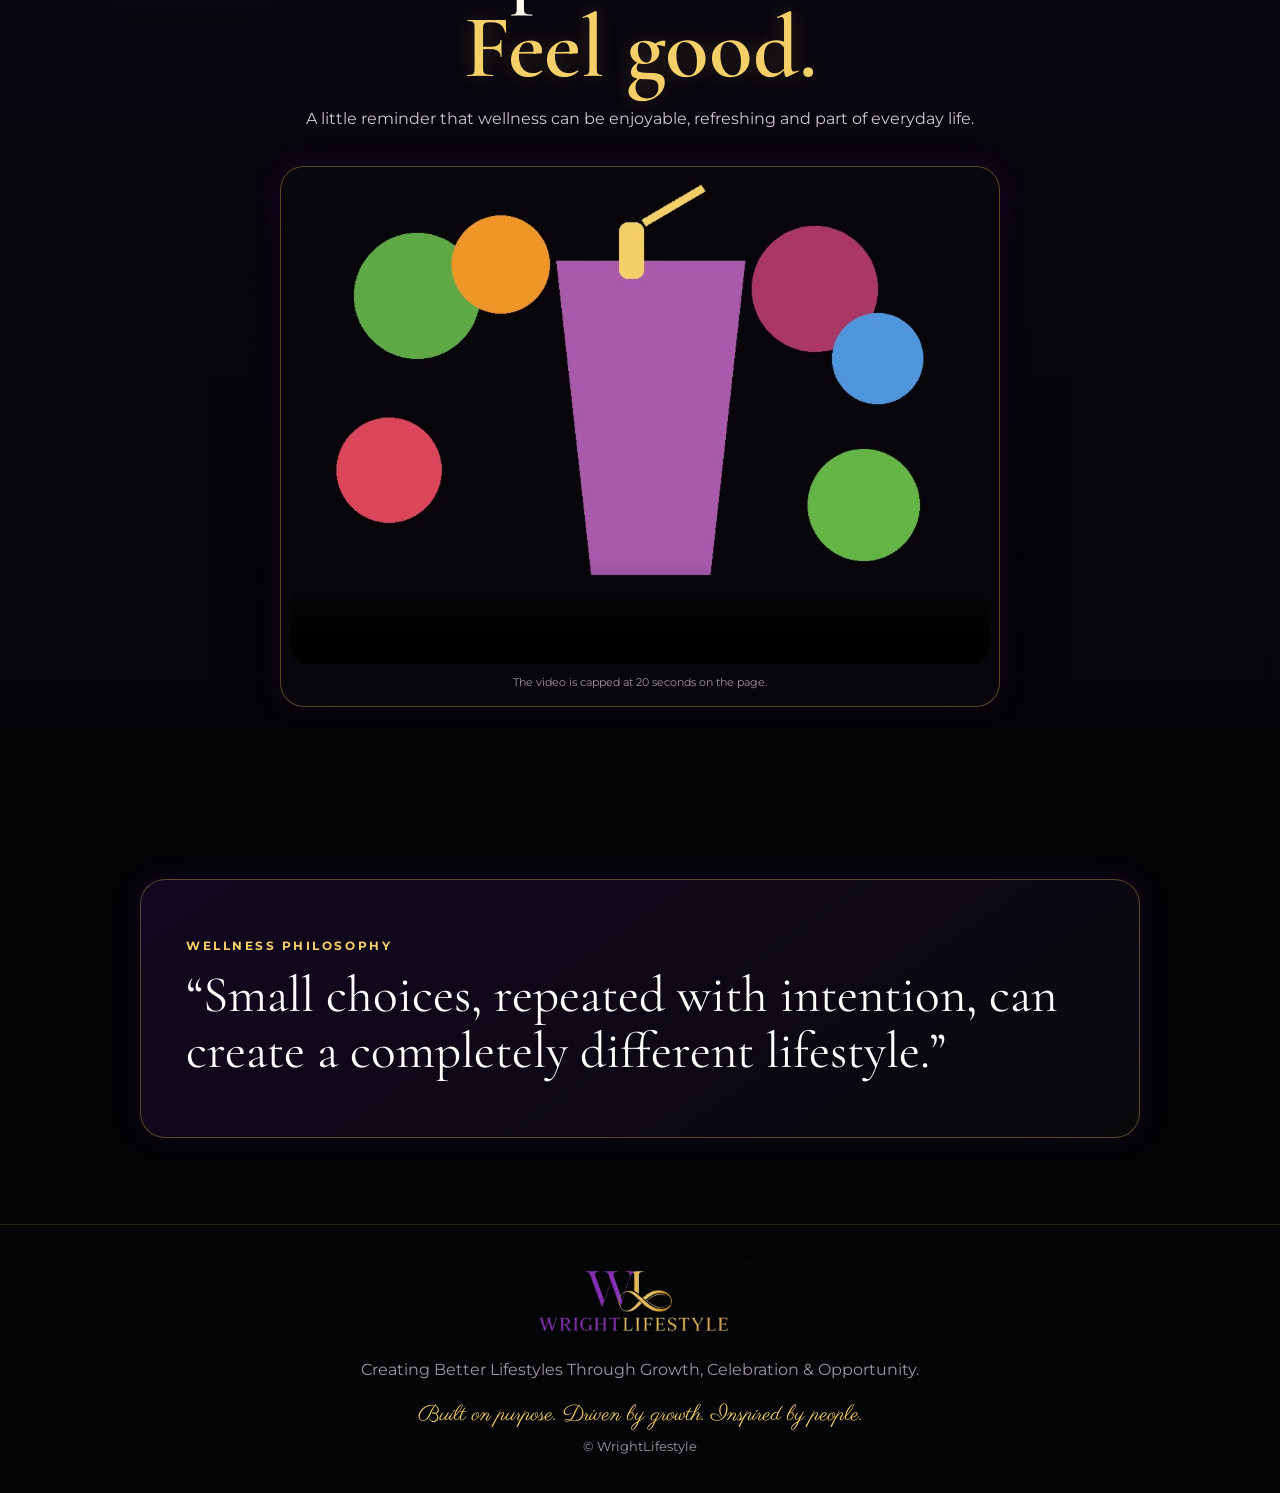
<file: wellness.html>
<!doctype html><html lang="en"><head><meta charset="utf-8"><meta name="viewport" content="width=device-width,initial-scale=1"><title>WrightLifestyle | Wellness</title><link rel="stylesheet" href="styles.css"></head><body><header class="site-header"><a class="brand-link" href="index.html"><img class="brand-logo" src="assets/wrightlifestyle-logo-main-transparent.png" alt="WrightLifestyle"></a><nav><a href="index.html">Home</a><a href="entertainment.html">Entertainment</a><a href="mindset.html">Mindset</a><a href="wellness.html">Wellness</a><a href="coaching.html">Coaching</a></nav><a class="nav-cta" href="#focus">Explore Wellness</a></header><main><section class="page-hero"><div class="dedicated-lockup"><img src="assets/wrightlifestyle-logo-main-transparent.png" alt="WrightLifestyle"><div>WELLNESS</div></div><h1>Feel better.<br><span>Live better.</span></h1><p class="hero-copy">Simple, realistic wellness ideas around movement, nourishment, habits, balance and looking after yourself.</p></section><div id="focus"><section class="section"><div class="profile-grid"><div class="info-panel"><p class="eyebrow">MOVE</p><h3>Make movement part of life.</h3><p>From home workouts to walking, stretching and everyday activity, wellness doesn't have to mean an extreme routine.</p></div><div class="info-panel"><p class="eyebrow">NOURISH</p><h3>Eat in a way that supports you.</h3><p>Simple meals, hydration, enjoyable foods and better everyday choices — without turning wellness into punishment.</p></div><div class="info-panel"><p class="eyebrow">BALANCE</p><h3>Protect your energy.</h3><p>Rest, boundaries, routines and small habits that help you create a lifestyle that feels sustainable.</p></div><div class="info-panel"><p class="eyebrow">GROW</p><h3>Wellness is personal.</h3><p>WrightLifestyle Wellness will grow into practical guides, challenges, resources and lifestyle support.</p></div></div></section><section class="section wellness-video-section"><div class="section-heading centered"><p class="eyebrow">A MOMENT FOR WELLNESS</p><h2>Simple choices.<br><span>Feel good.</span></h2><p>A little reminder that wellness can be enjoyable, refreshing and part of everyday life.</p></div><div class="wellness-video-card"><video controls muted playsinline preload="metadata" poster="assets/wellness-video-poster.jpg"><source src="https://videos.pexels.com/video-files/6707406/6707406-hd_1080_1920_25fps.mp4" type="video/mp4">Your browser does not support the video tag.</video><p>The video is capped at 20 seconds on the page.</p></div></section><section class="section mission"><div class="mission-box"><p class="eyebrow">WELLNESS PHILOSOPHY</p><blockquote>“Small choices, repeated with intention, can create a completely different lifestyle.”</blockquote></div></section></div><script>document.addEventListener('DOMContentLoaded',()=>{const v=document.querySelector('.wellness-video-card video');if(v){v.addEventListener('timeupdate',()=>{if(v.currentTime>=20){v.pause();v.currentTime=20;}});}});</script></main><footer><img src="assets/wrightlifestyle-logo-main-transparent.png" alt="WrightLifestyle"><p>Creating Better Lifestyles Through Growth, Celebration & Opportunity.</p><div class="footer-tag">Built on purpose. Driven by growth. Inspired by people.</div><small>© WrightLifestyle</small></footer></body></html>
</file>
<file: styles.css>
@import url('https://fonts.googleapis.com/css2?family=Cormorant+Garamond:wght@500;600;700&family=Montserrat:wght@400;500;600;700;800&family=Parisienne&display=swap');
:root{--black:#050407;--black2:#0c0910;--purple:#8b2cff;--purple2:#c05cff;--gold:#d9a62e;--gold2:#f5cf68;--cream:#fff9ed;--muted:#cfc7d4;--line:rgba(245,207,104,.32);--shadow:0 18px 55px rgba(0,0,0,.55),0 0 28px rgba(139,44,255,.14)}
*{box-sizing:border-box}html{scroll-behavior:smooth}body{margin:0;background:radial-gradient(circle at 75% 10%,rgba(139,44,255,.13),transparent 30%),radial-gradient(circle at 15% 35%,rgba(217,166,46,.08),transparent 25%),var(--black);color:var(--cream);font-family:Montserrat,Arial,sans-serif;line-height:1.6}a{color:inherit;text-decoration:none}.skip-link{position:absolute;left:-9999px}.skip-link:focus{left:10px;top:10px;z-index:100;background:#fff;color:#000;padding:8px}.site-header{position:sticky;top:0;z-index:50;display:flex;align-items:center;gap:24px;padding:10px 5vw;background:rgba(5,4,7,.88);backdrop-filter:blur(18px);border-bottom:1px solid rgba(245,207,104,.14)}.brand-logo{width:150px;height:55px;object-fit:cover;object-position:center top;border-radius:4px}.site-header nav{display:flex;gap:22px;flex:1;justify-content:center}.site-header nav a{font-size:.78rem;letter-spacing:.08em;text-transform:uppercase;color:#eee;transition:.2s}.site-header nav a:hover{color:var(--gold2)}.nav-cta,.button{display:inline-flex;align-items:center;justify-content:center;gap:10px;border-radius:999px;padding:12px 19px;font-weight:700;font-size:.8rem;letter-spacing:.04em;text-transform:uppercase}.nav-cta,.button.primary{background:linear-gradient(135deg,#f0bf45,#c9911f);color:#140e04;box-shadow:0 0 25px rgba(245,207,104,.22)}.button.ghost{border:1px solid var(--line);background:rgba(139,44,255,.08)}.button.small{padding:9px 15px}.hero{min-height:76vh;position:relative;display:grid;place-items:center;overflow:hidden;padding:80px 6vw}.hero:before{content:"";position:absolute;inset:0;background:radial-gradient(circle at 50% 30%,rgba(139,44,255,.17),transparent 38%),linear-gradient(180deg,rgba(255,255,255,.015),transparent)}.hero-content{position:relative;z-index:2;max-width:860px;text-align:center}.eyebrow{font-size:.72rem;letter-spacing:.22em;text-transform:uppercase;color:var(--gold2);font-weight:700}.hero h1,.section h2{font-family:"Cormorant Garamond",Georgia,serif;font-weight:600;line-height:.95;margin:15px 0;font-size:clamp(3.2rem,7vw,6.8rem)}.hero h1 span,.section h2 span{color:var(--gold2);text-shadow:0 0 20px rgba(245,207,104,.2)}.hero-copy{max-width:700px;margin:20px auto;color:var(--muted);font-size:1.08rem}.hero-actions{display:flex;justify-content:center;gap:12px;flex-wrap:wrap;margin-top:28px}.hero-side{position:absolute;right:5vw;bottom:12%;display:grid;gap:8px;justify-items:center;color:var(--gold2);font-size:.65rem;letter-spacing:.2em}.hero-infinity{font-size:7rem;line-height:.8;color:var(--gold2);text-shadow:0 0 25px rgba(245,207,104,.3)}.hero-line{width:1px;height:55px;background:linear-gradient(var(--gold2),transparent)}.section{padding:86px 6vw}.section-heading{max-width:1100px;margin:0 auto 34px}.section-heading.centered{text-align:center}.section-heading p:last-child{color:var(--muted);max-width:760px}.section-heading.split-heading{display:flex;justify-content:space-between;gap:50px;align-items:end}.section-heading.split-heading>p{max-width:430px}.entertainment-section{background:linear-gradient(180deg,rgba(139,44,255,.045),transparent)}.feature-panel{max-width:1120px;margin:auto;border:1px solid var(--line);border-radius:28px;overflow:hidden;position:relative;background:linear-gradient(120deg,rgba(20,12,28,.92),rgba(7,5,10,.98));box-shadow:var(--shadow)}.feature-panel:after{content:"";position:absolute;inset:auto -10% -50% 35%;height:70%;background:radial-gradient(circle,rgba(139,44,255,.25),transparent 65%);pointer-events:none}.feature-panel-inner{padding:48px;position:relative;z-index:2}.feature-panel h3{font-family:"Cormorant Garamond",serif;font-size:clamp(2.2rem,4vw,4rem);margin:8px 0}.feature-panel h3 span{color:var(--gold2)}.feature-panel p{color:var(--muted);max-width:620px}.feature-panel-actions{display:flex;gap:14px;flex-wrap:wrap;margin-top:22px}.mini-stat{display:inline-block;color:var(--gold2);font-size:.72rem;letter-spacing:.12em;text-transform:uppercase;border:1px solid var(--line);padding:7px 10px;border-radius:999px}.journeys-section{background:linear-gradient(180deg,rgba(255,255,255,.01),rgba(139,44,255,.035))}.cards{display:grid;grid-template-columns:repeat(4,1fr);gap:18px;max-width:1200px;margin:auto}.card{min-height:310px;padding:26px;border:1px solid rgba(245,207,104,.22);border-radius:22px;position:relative;overflow:hidden;background:linear-gradient(145deg,rgba(20,15,24,.95),rgba(8,6,10,.98));box-shadow:var(--shadow)}.card:after{content:"";position:absolute;inset:auto -30% -35% -30%;height:60%;background:radial-gradient(circle,rgba(139,44,255,.17),transparent 60%)}.card>*{position:relative;z-index:2}.card .icon{font-size:2rem;color:var(--gold2)}.card-status{font-size:.62rem;letter-spacing:.12em;border:1px solid rgba(245,207,104,.25);padding:5px 8px;border-radius:999px;color:var(--gold2)}.card-top{display:flex;justify-content:space-between;align-items:center}.card-label{font-size:.65rem;letter-spacing:.14em;color:#bbaec4;text-transform:uppercase;margin-top:26px}.card h3{font-family:"Cormorant Garamond",serif;font-size:2.2rem;margin:5px 0}.card p:not(.card-label){color:var(--muted);font-size:.92rem}.card a{display:inline-block;margin-top:14px;color:var(--gold2);font-weight:700;font-size:.82rem}.statement{max-width:1200px;margin:auto;padding:100px 6vw;display:grid;grid-template-columns:1fr 1fr;gap:70px;align-items:center}.statement h2{font-family:"Cormorant Garamond",serif;font-size:clamp(3.5rem,6vw,6rem);margin:0}.statement-copy{color:var(--muted);font-size:1.02rem}.statement-copy .gold-rule{display:block;width:110px;height:2px;background:var(--gold2);margin:25px 0}.statement-signoff{font-family:Parisienne,cursive;color:var(--gold2);font-size:1.7rem}.mission-box{max-width:1000px;margin:auto;border:1px solid var(--line);border-radius:25px;padding:45px;background:linear-gradient(145deg,rgba(139,44,255,.1),rgba(255,255,255,.02));box-shadow:var(--shadow)}blockquote{font-family:"Cormorant Garamond",serif;font-size:clamp(2rem,4vw,3.5rem);line-height:1.1;margin:12px 0;color:#fff}.logo-lockup{text-align:center;margin-bottom:20px}.logo-lockup img{width:min(420px,80vw);max-height:150px;object-fit:cover;object-position:center top}.page-hero{padding:80px 6vw 60px;text-align:center;position:relative;overflow:hidden}.page-hero:after{content:"";position:absolute;inset:0;background:radial-gradient(circle at 50% 20%,rgba(139,44,255,.18),transparent 45%);pointer-events:none}.page-hero>*{position:relative;z-index:2}.page-hero h1{font-family:"Cormorant Garamond",serif;font-size:clamp(3rem,7vw,6rem);line-height:.95;margin:10px 0}.page-hero h1 span{color:var(--gold2)}.offer-grid{max-width:1200px;margin:auto;display:grid;grid-template-columns:repeat(4,1fr);gap:18px}.offer-card{min-height:280px;border:1px solid var(--line);border-radius:24px;padding:24px;display:flex;flex-direction:column;justify-content:flex-end;position:relative;overflow:hidden;background:linear-gradient(150deg,#151019,#060508);box-shadow:var(--shadow)}.offer-card:before{content:"";position:absolute;inset:0;background-position:center;background-repeat:no-repeat;background-size:75%;opacity:.17;filter:drop-shadow(0 0 18px rgba(245,207,104,.15))}.offer-card.castle:before{background-image:url('assets/bouncy-castle.svg')}.offer-card.machines:before{background-image:url('assets/party-machines.svg')}.offer-card.extras:before{background-image:url('assets/party-extras.svg')}.offer-card.karaoke:before{background-image:url('assets/karaoke.svg')}.offer-card>*{position:relative;z-index:2}.offer-number{position:absolute;top:18px;right:18px;color:var(--gold2);font-size:.75rem}.offer-icon{font-size:2.2rem;color:var(--purple2)}.offer-card h3{font-family:"Cormorant Garamond",serif;font-size:2rem;margin:8px 0}.offer-card p{color:var(--muted);font-size:.88rem}.offer-card strong{color:var(--gold2);font-size:.8rem}.pricing-grid{max-width:1200px;margin:auto;display:grid;grid-template-columns:repeat(2,1fr);gap:20px}.price-category{border:1px solid rgba(245,207,104,.22);border-radius:22px;padding:26px;background:rgba(11,8,14,.92)}.price-category h3{font-family:"Cormorant Garamond",serif;font-size:2.1rem;margin:0 0 10px;color:var(--gold2)}.price-row{display:flex;justify-content:space-between;gap:18px;padding:14px 0;border-bottom:1px solid rgba(255,255,255,.08)}.price-row:last-child{border-bottom:0}.price-row span{color:#fff}.price-row small{display:block;color:#aaa;font-size:.72rem}.price{font-weight:800;color:var(--gold2);white-space:nowrap}.package-grid{max-width:1200px;margin:auto;display:grid;grid-template-columns:repeat(3,1fr);gap:18px}.package{border:1px solid var(--line);border-radius:22px;padding:26px;background:linear-gradient(145deg,rgba(139,44,255,.09),rgba(255,255,255,.02))}.package h3{font-family:"Cormorant Garamond",serif;font-size:2rem;margin:0}.package .package-price{font-size:2rem;color:var(--gold2);font-weight:800;margin:10px 0}.package ul{padding-left:18px;color:var(--muted)}.note{max-width:900px;margin:20px auto 0;color:#a99fab;font-size:.8rem;text-align:center}.contact{background:radial-gradient(circle at 50% 20%,rgba(139,44,255,.12),transparent 45%)}.contact-actions{max-width:900px;margin:auto;display:grid;grid-template-columns:repeat(3,1fr);gap:16px}.contact-card{border:1px solid var(--line);border-radius:18px;padding:20px;display:flex;gap:14px;align-items:center;background:rgba(10,7,13,.9)}.contact-card>span{font-size:1.8rem;color:var(--gold2)}.contact-card small{display:block;color:#9d92a1;letter-spacing:.12em}.contact-card strong{font-size:.9rem;word-break:break-word}.profile-page{max-width:1100px;margin:auto}.profile-grid{display:grid;grid-template-columns:1fr 1fr;gap:20px}.info-panel{border:1px solid var(--line);border-radius:22px;padding:30px;background:rgba(12,9,16,.9)}.info-panel h3{font-family:"Cormorant Garamond",serif;font-size:2.2rem;color:var(--gold2);margin-top:0}.info-panel p,.info-panel li{color:var(--muted)}.schedule{display:grid;grid-template-columns:1fr 1fr;gap:12px}.schedule div{padding:16px;border-radius:15px;background:rgba(139,44,255,.09);border:1px solid rgba(139,44,255,.25)}.schedule strong{display:block;color:#fff}.schedule span{color:var(--gold2)}footer{border-top:1px solid rgba(245,207,104,.14);padding:35px 6vw;text-align:center;color:#9e95a4}footer img{width:210px;height:78px;object-fit:cover;object-position:center top}.footer-tag{font-family:Parisienne,cursive;color:var(--gold2);font-size:1.5rem}
@media(max-width:950px){.cards,.offer-grid{grid-template-columns:repeat(2,1fr)}.pricing-grid,.package-grid,.profile-grid{grid-template-columns:1fr 1fr}.site-header nav{display:none}.hero-side{display:none}.statement{grid-template-columns:1fr;gap:20px}.contact-actions{grid-template-columns:1fr}}
@media(max-width:620px){.site-header{padding:8px 4vw}.brand-logo{width:125px;height:48px}.nav-cta{padding:9px 12px;font-size:.65rem}.hero{min-height:72vh;padding:60px 5vw}.hero h1{font-size:3.4rem}.hero-copy{font-size:.95rem}.section{padding:62px 5vw}.section-heading.split-heading{display:block}.cards,.offer-grid,.pricing-grid,.package-grid,.profile-grid{grid-template-columns:1fr}.feature-panel-inner{padding:30px}.statement{padding:70px 5vw}.statement h2{font-size:3.6rem}.page-hero{padding:60px 5vw 35px}.page-hero h1{font-size:3.5rem}.schedule{grid-template-columns:1fr}}

/* V5 refinement layer — balanced, cleaner and more brand-led */
.brand-link{display:flex;align-items:center}.brand-logo{width:160px;height:auto;max-height:62px;object-fit:contain;object-position:center;display:block;background:transparent;border-radius:0}
.site-header{gap:18px}.site-header nav{gap:20px}.nav-cta{white-space:nowrap}
.hero-side{right:6vw;bottom:10%;gap:10px}.hero-infinity-svg{width:155px;height:auto;filter:drop-shadow(0 0 16px rgba(245,207,104,.22))}.hero-side .hero-line{height:38px}
.infinity-icon{font-family:"Cormorant Garamond",serif;color:var(--gold2);text-shadow:0 0 18px rgba(245,207,104,.18)}
.lifestyle-statement{display:grid;grid-template-columns:minmax(0,1fr) minmax(0,1fr);gap:70px;align-items:center;background:radial-gradient(circle at 20% 50%,rgba(139,44,255,.11),transparent 38%)}
.lifestyle-statement h2{font-size:clamp(3rem,6vw,5.6rem)}.lifestyle-statement .statement-copy{max-width:650px}.lifestyle-statement .statement-signoff{font-size:1.25rem}
.dedicated-lockup{text-align:center;margin:0 auto 24px;display:grid;justify-items:center;gap:7px}.dedicated-lockup img{width:min(340px,72vw);height:auto;max-height:120px;object-fit:contain}.dedicated-lockup div{font-size:.78rem;letter-spacing:.34em;color:var(--gold2);font-weight:800;text-transform:uppercase;text-shadow:0 0 16px rgba(245,207,104,.18)}
.page-hero{padding:72px 6vw 55px;position:relative;text-align:center;background:radial-gradient(circle at 50% 20%,rgba(139,44,255,.16),transparent 45%),linear-gradient(180deg,rgba(255,255,255,.015),transparent)}.page-hero h1{font-family:"Cormorant Garamond",Georgia,serif;font-size:clamp(3.4rem,7vw,6.2rem);line-height:.95;margin:10px auto 16px}.page-hero h1 span{color:var(--gold2);text-shadow:0 0 20px rgba(245,207,104,.2)}
.offer-grid{align-items:stretch}.offer-card{min-height:315px;display:flex;flex-direction:column;justify-content:flex-start}.offer-card strong{margin-top:auto}.offer-card h3{min-height:2.5em}.offer-card p{min-height:5em}
.price-section{margin:54px auto 0;max-width:1200px}.category-heading{display:flex;align-items:end;justify-content:space-between;gap:25px;margin-bottom:18px}.category-heading h3{font-family:"Cormorant Garamond",serif;font-size:2.4rem;margin:0;color:var(--cream)}.category-heading p{margin:0;color:var(--muted);max-width:520px}
.product-grid{display:grid;grid-template-columns:repeat(3,1fr);gap:18px}.product-card{display:flex;flex-direction:column;overflow:hidden;border:1px solid rgba(245,207,104,.23);border-radius:22px;background:linear-gradient(145deg,rgba(20,15,24,.96),rgba(8,6,10,.98));box-shadow:0 14px 45px rgba(0,0,0,.42);transition:transform .2s ease,border-color .2s ease,box-shadow .2s ease}.product-card:hover{transform:translateY(-4px);border-color:rgba(245,207,104,.55);box-shadow:0 18px 55px rgba(0,0,0,.55),0 0 28px rgba(139,44,255,.16)}.product-card img{width:100%;aspect-ratio:1.65;display:block;object-fit:cover;background:#08060c}.product-card>div{padding:18px 18px 20px}.product-card h4{font-family:"Cormorant Garamond",serif;font-size:1.55rem;margin:0 0 5px;color:var(--cream)}.product-card strong{display:block;color:var(--gold2);font-size:1.35rem;margin-bottom:6px}.product-card p{margin:0;color:var(--muted);font-size:.88rem}.note{max-width:900px;margin:30px auto 0;color:#a89eaa;text-align:center;font-size:.84rem}
.package-grid{align-items:stretch}.package{height:100%;display:flex;flex-direction:column}.package .button{margin-top:auto;align-self:flex-start}
.contact-card{font-weight:400}.contact-card strong{font-weight:500;font-size:.82rem;letter-spacing:.01em}.contact-card small{font-size:.62rem;letter-spacing:.12em;color:#a99fab}
footer img{width:220px;height:auto;max-height:90px;object-fit:contain;background:transparent}footer .footer-tag{font-size:1.35rem}
@media(max-width:950px){.product-grid{grid-template-columns:repeat(2,1fr)}.lifestyle-statement{grid-template-columns:1fr;gap:20px}.hero-side{display:none}.category-heading{display:block}.category-heading p{margin-top:8px}.site-header{gap:12px}.brand-logo{width:140px}.nav-cta{font-size:.68rem;padding:10px 13px}}
@media(max-width:620px){.brand-logo{width:122px}.dedicated-lockup img{width:280px}.dedicated-lockup div{font-size:.65rem;letter-spacing:.24em}.product-grid{grid-template-columns:1fr}.product-card img{aspect-ratio:1.7}.category-heading h3{font-size:2rem}.category-heading p{font-size:.9rem}.offer-card h3,.offer-card p{min-height:0}.lifestyle-statement .statement-signoff{font-size:1.08rem}}

/* V7 fixes: simple V4-style pricing + image hover previews */
.price-category { position: relative; }
.category-note { color: var(--muted); font-size: .84rem; margin: 0 0 8px; text-align: center; }
.price-row { position: relative; cursor: default; align-items: center; }
.price-row > span:first-child { text-align: left; }
.price-row .hover-preview { position: absolute; right: 76px; top: 50%; width: 190px; padding: 7px; border: 1px solid var(--gold2); border-radius: 14px; background: rgba(6,4,9,.98); box-shadow: 0 18px 50px rgba(0,0,0,.65),0 0 28px rgba(139,44,255,.28); opacity: 0; visibility: hidden; transform: translateY(-50%) translateY(8px) scale(.96); transition: opacity .18s ease, transform .18s ease, visibility .18s ease; z-index: 50; pointer-events: none; }
.price-row .hover-preview img { display:block; width:100%; aspect-ratio:1.2; object-fit:cover; border-radius:9px; }
.price-row:hover .hover-preview, .price-row:focus .hover-preview, .price-row:focus-visible .hover-preview { opacity:1; visibility:visible; transform:translateY(-50%) translateY(0) scale(1); }
.dedicated-lockup { text-align:center; margin-bottom:20px; }
.dedicated-lockup img { width:min(420px,80vw); max-height:150px; object-fit:cover; object-position:center top; }
.dedicated-lockup > div { margin-top:-6px; color:var(--gold2); font-size:.75rem; letter-spacing:.34em; font-weight:700; }
#enquire .section-heading { text-align:center; margin-left:auto; margin-right:auto; }
@media (max-width: 700px) {
  .price-row .hover-preview { right: 58px; width: 145px; }
  .category-note { text-align:center; }
}

/* Requested V7 refinements — edits only, no redesign */
.section-heading.centered > p,
.section-heading.centered .eyebrow,
.category-note { text-align:center; }
.section-heading.centered > p:last-child { margin-left:auto; margin-right:auto; }
.price-category { position:relative; }
.price-row { position:relative; cursor:default; align-items:center; }
.price-row > span:first-child { text-align:left; }
.price-row .hover-preview { position:absolute; right:76px; top:50%; width:190px; padding:7px; border:1px solid var(--gold2); border-radius:14px; background:rgba(6,4,9,.98); box-shadow:0 18px 50px rgba(0,0,0,.65),0 0 28px rgba(139,44,255,.28); opacity:0; visibility:hidden; transform:translateY(-50%) translateY(8px) scale(.96); transition:opacity .18s ease,transform .18s ease,visibility .18s ease; z-index:50; pointer-events:none; }
.price-row .hover-preview img { display:block; width:100%; aspect-ratio:1.2; object-fit:cover; border-radius:9px; }
.price-row:hover .hover-preview,.price-row:focus .hover-preview,.price-row:focus-visible .hover-preview { opacity:1; visibility:visible; transform:translateY(-50%) translateY(0) scale(1); }
.custom-package-callout { max-width:900px; margin:24px auto 0; padding:18px 22px; border:1px solid var(--line); border-radius:18px; background:linear-gradient(90deg,rgba(139,44,255,.10),rgba(245,207,104,.05)); display:flex; align-items:center; justify-content:space-between; gap:18px; }
.custom-package-callout strong { display:block; color:var(--gold2); font-size:1rem; }
.custom-package-callout span { display:block; color:var(--muted); font-size:.82rem; margin-top:2px; }
.wellness-video-section { background:linear-gradient(180deg,rgba(139,44,255,.04),transparent); }
.wellness-video-card { max-width:720px; margin:0 auto; border:1px solid var(--line); border-radius:24px; padding:10px; background:rgba(10,7,13,.92); box-shadow:var(--shadow); }
.wellness-video-card video { display:block; width:100%; max-height:520px; object-fit:cover; border-radius:17px; background:#08060c; }
.wellness-video-card p { margin:9px 8px 4px; color:#9d92a1; font-size:.7rem; text-align:center; }
@media(max-width:700px){.price-row .hover-preview{right:58px;width:145px}.custom-package-callout{flex-direction:column;text-align:center}.custom-package-callout .button{width:100%}}
</file>
